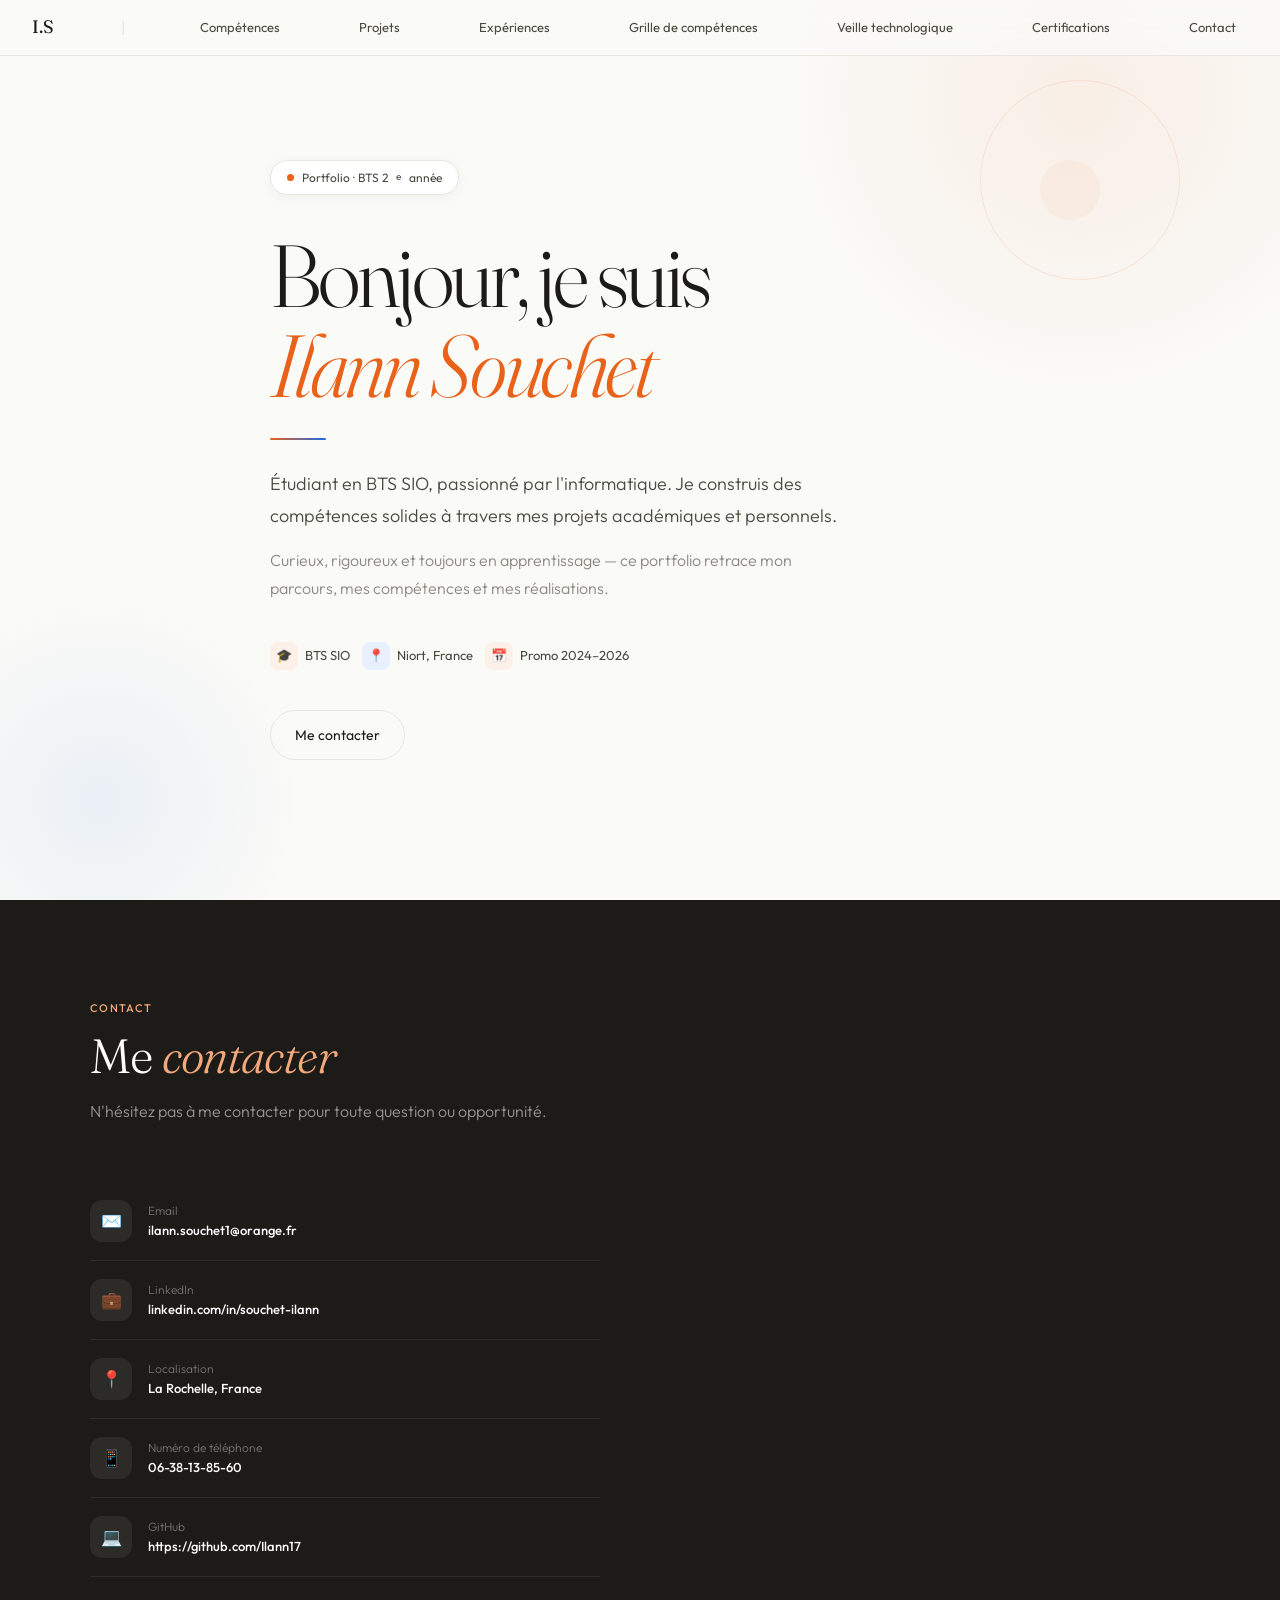
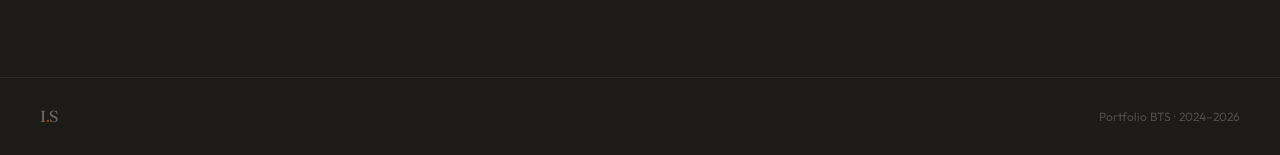
<file: index.html>
<!DOCTYPE html>
<html lang="fr">
<head>
<meta charset="UTF-8">
<meta name="viewport" content="width=device-width, initial-scale=1.0">
<title>Portfolio — Ilann Souchet</title>
<link rel="preconnect" href="https://fonts.googleapis.com">
<link href="https://fonts.googleapis.com/css2?family=Fraunces:ital,opsz,wght@0,9..144,300;0,9..144,400;1,9..144,300;1,9..144,400&family=Outfit:wght@300;400;500;600&display=swap" rel="stylesheet">
<link rel="stylesheet" href="style.css">
<style>
  /* ═══════════════════════════════════════
     Styles spécifiques à cette page
     ═══════════════════════════════════════ */

  /* ─── ACCUEIL ─── */
  #accueil {
    min-height: 100vh;
    display: flex;
    align-items: center;
    padding: 100px 40px 80px;
    position: relative;
    overflow: hidden;
    background: var(--cream);
  }
  .home-bg-1 {
    position: absolute;
    width: 600px; height: 600px;
    top: -200px; right: -100px;
    border-radius: 50%;
    background: radial-gradient(circle, rgba(232,98,26,0.08) 0%, transparent 70%);
    pointer-events: none;
  }
  .home-bg-2 {
    position: absolute;
    width: 400px; height: 400px;
    bottom: -100px; left: -100px;
    border-radius: 50%;
    background: radial-gradient(circle, rgba(26,107,232,0.07) 0%, transparent 70%);
    pointer-events: none;
  }
  .home-geo-ring {
    position: absolute;
    top: 80px; right: 100px;
    width: 200px; height: 200px;
    border-radius: 50%;
    border: 1.5px solid rgba(232,98,26,0.12);
    pointer-events: none;
  }
  .home-geo-dot {
    position: absolute;
    top: 160px; right: 180px;
    width: 60px; height: 60px;
    border-radius: 50%;
    background: rgba(232,98,26,0.05);
    pointer-events: none;
  }
  .home-content {
    position: relative;
    z-index: 1;
    max-width: 740px;
    margin: 0 auto;
    width: 100%;
  }
  .home-badge {
    display: inline-flex;
    align-items: center;
    gap: 8px;
    background: var(--white);
    border: 1px solid var(--cream-3);
    color: var(--ink-2);
    font-size: 12px;
    font-weight: 400;
    padding: 7px 16px;
    border-radius: 100px;
    margin-bottom: 36px;
    box-shadow: 0 2px 12px rgba(28,27,24,0.05);
    opacity: 0;
    animation: fadeUp 0.5s 0.1s forwards;
  }
  .home-badge-dot {
    width: 7px; height: 7px;
    border-radius: 50%;
    background: var(--orange);
    animation: pulse 2s infinite;
  }
  .home-title {
    font-family: 'Fraunces', serif;
    font-size: clamp(52px, 7vw, 88px);
    font-weight: 300;
    line-height: 1.02;
    letter-spacing: -0.04em;
    color: var(--ink);
    margin-bottom: 28px;
    opacity: 0;
    animation: fadeUp 0.6s 0.2s forwards;
  }
  .home-title em { font-style: italic; color: var(--orange); }
  .home-divider {
    width: 56px; height: 2px;
    background: linear-gradient(90deg, var(--orange), var(--blue));
    border-radius: 2px;
    margin-bottom: 28px;
    opacity: 0;
    animation: fadeUp 0.5s 0.3s forwards;
  }
  .home-desc {
    font-size: 18px;
    font-weight: 300;
    color: var(--ink-2);
    line-height: 1.75;
    max-width: 600px;
    margin-bottom: 16px;
    opacity: 0;
    animation: fadeUp 0.6s 0.35s forwards;
  }
  .home-desc-2 {
    font-size: 16px;
    font-weight: 300;
    color: var(--ink-3);
    line-height: 1.7;
    max-width: 560px;
    margin-bottom: 40px;
    opacity: 0;
    animation: fadeUp 0.6s 0.4s forwards;
  }
  .home-meta {
    display: flex;
    flex-wrap: wrap;
    gap: 12px;
    margin-bottom: 40px;
    opacity: 0;
    animation: fadeUp 0.6s 0.45s forwards;
  }
  .home-meta-item {
    display: flex;
    align-items: center;
    gap: 7px;
    font-size: 13px;
    color: var(--ink-2);
  }
  .home-meta-icon {
    width: 28px; height: 28px;
    border-radius: var(--radius-sm);
    display: flex;
    align-items: center;
    justify-content: center;
    font-size: 13px;
  }
  .ico-o { background: var(--orange-light); }
  .ico-b { background: var(--blue-light); }
  .home-actions {
    display: flex;
    gap: 12px;
    flex-wrap: wrap;
    opacity: 0;
    animation: fadeUp 0.6s 0.5s forwards;
  }
  .home-scroll {
    position: absolute;
    bottom: 40px; left: 50%;
    transform: translateX(-50%);
    display: flex;
    flex-direction: column;
    align-items: center;
    gap: 8px;
    opacity: 0;
    animation: fadeUp 0.6s 0.9s forwards;
  }
  .home-scroll-text {
    font-size: 10px;
    letter-spacing: 0.14em;
    text-transform: uppercase;
    color: var(--ink-3);
  }
  .home-scroll-line {
    width: 1.5px; height: 36px;
    background: linear-gradient(to bottom, var(--ink-3), transparent);
    animation: scrollAnim 1.6s ease-in-out infinite;
  }

  /* ─── COMPÉTENCES ─── */
  #competences { background: var(--cream); }
  .skills-grid {
    display: grid;
    grid-template-columns: repeat(3, 1fr);
    gap: 20px;
    margin-top: 56px;
  }
  .skill-card {
    background: var(--white);
    border-radius: var(--radius);
    padding: 28px 24px;
    border: 1px solid var(--cream-3);
    transition: transform 0.2s, box-shadow 0.2s;
    position: relative;
    overflow: hidden;
  }
  .skill-card::after {
    content: '';
    position: absolute;
    bottom: 0; left: 0; right: 0;
    height: 3px;
    background: var(--orange);
    transform: scaleX(0);
    transition: transform 0.3s;
    transform-origin: left;
  }
  .skill-card.blue-accent::after { background: var(--blue); }
  .skill-card:hover { transform: translateY(-4px); box-shadow: 0 12px 40px rgba(28,27,24,0.07); }
  .skill-card:hover::after { transform: scaleX(1); }
  .skill-icon {
    width: 44px; height: 44px;
    border-radius: 12px;
    background: var(--orange-light);
    display: flex;
    align-items: center;
    justify-content: center;
    font-size: 20px;
    margin-bottom: 16px;
  }
  .skill-card.blue-accent .skill-icon { background: var(--blue-light); }
  .skill-title { font-size: 15px; font-weight: 500; color: var(--ink); margin-bottom: 8px; }
  .skill-desc  { font-size: 13px; color: var(--ink-3); line-height: 1.6; font-weight: 300; }

  /* ─── PROJETS ─── */
  #projets { background: var(--white); }
  .projects-grid {
    display: grid;
    grid-template-columns: repeat(2, 1fr);
    gap: 24px;
    margin-top: 56px;
  }
  .project-card {
    background: var(--cream);
    border-radius: var(--radius);
    overflow: hidden;
    border: 1px solid var(--cream-3);
    transition: transform 0.2s, box-shadow 0.2s;
  }
  .project-card:hover { transform: translateY(-5px); box-shadow: 0 20px 50px rgba(28,27,24,0.09); }
  .project-thumb {
    height: 160px;
    display: flex;
    align-items: center;
    justify-content: center;
    font-size: 36px;
  }
  .thumb-orange { background: linear-gradient(135deg, var(--orange-light), #FDE8D3); }
  .thumb-blue   { background: linear-gradient(135deg, var(--blue-light), #D3E4FD); }
  .thumb-mix    { background: linear-gradient(135deg, #FDE8D3, var(--blue-light)); }
  .thumb-dark   { background: linear-gradient(135deg, #E8E6DF, #D6D3CA); }
  .project-body { padding: 22px; }
  .project-cat  { font-size: 11px; font-weight: 500; letter-spacing: 0.1em; text-transform: uppercase; color: var(--ink-3); margin-bottom: 6px; }
  .project-name { font-family: 'Fraunces', serif; font-size: 20px; font-weight: 300; color: var(--ink); letter-spacing: -0.02em; margin-bottom: 8px; }
  .project-desc { font-size: 13px; color: var(--ink-2); line-height: 1.6; font-weight: 300; margin-bottom: 14px; }

  /* ─── EXPÉRIENCES ─── */
  #experiences { background: var(--cream-2); }
  .exp-list { margin-top: 56px; display: flex; flex-direction: column; gap: 20px; }
  .exp-card {
    background: var(--white);
    border-radius: var(--radius);
    padding: 28px 32px;
    border: 1px solid var(--cream-3);
    display: grid;
    grid-template-columns: 88px 1fr;
    gap: 24px;
    align-items: start;
    transition: transform 0.2s, box-shadow 0.2s;
  }
  .exp-card:hover { transform: translateY(-2px); box-shadow: 0 8px 30px rgba(28,27,24,0.06); }
  .exp-date { font-size: 12px; color: var(--ink-3); line-height: 1.5; padding-top: 3px; }
  .exp-date strong { display: block; font-size: 13px; font-weight: 500; color: var(--orange); margin-bottom: 2px; }
  .exp-title   { font-size: 16px; font-weight: 500; color: var(--ink); margin-bottom: 4px; }
  .exp-company { font-size: 13px; color: var(--blue); font-weight: 400; margin-bottom: 10px; }
  .exp-desc    { font-size: 14px; color: var(--ink-2); line-height: 1.65; font-weight: 300; }

  /* ─── GRILLE DE COMPÉTENCES ─── */
  #grille { background: var(--white); }
  .grille-table-wrap { margin-top: 56px; overflow-x: auto; }
  .grille-table { width: 100%; border-collapse: collapse; font-size: 13px; }
  .grille-table th {
    background: var(--cream-2);
    padding: 12px 16px;
    text-align: left;
    font-weight: 500;
    font-size: 12px;
    letter-spacing: 0.06em;
    color: var(--ink-2);
    border-bottom: 1px solid var(--cream-3);
  }
  .grille-table td {
    padding: 12px 16px;
    border-bottom: 1px solid var(--cream-3);
    color: var(--ink-2);
    vertical-align: middle;
  }
  .grille-table tr:last-child td { border-bottom: none; }
  .grille-table tr:hover td { background: var(--cream); }
  .niveau { display: inline-flex; align-items: center; gap: 4px; }
  .niveau-dot { width: 8px; height: 8px; border-radius: 50%; background: var(--cream-3); }
  .niveau-dot.on-o { background: var(--orange); }
  .niveau-dot.on-b { background: var(--blue); }

  /* ─── VEILLE TECHNOLOGIQUE ─── */
  #veille { background: var(--cream); }
  .veille-grid {
    display: grid;
    grid-template-columns: repeat(3, 1fr);
    gap: 20px;
    margin-top: 56px;
  }
  .veille-card {
    background: var(--white);
    border-radius: var(--radius);
    padding: 24px;
    border: 1px solid var(--cream-3);
    transition: transform 0.2s;
  }
  .veille-card:hover { transform: translateY(-3px); }
  .veille-cat { font-size: 10px; font-weight: 500; letter-spacing: 0.12em; text-transform: uppercase; color: var(--orange); margin-bottom: 8px; }
  .veille-cat.blue { color: var(--blue); }
  .veille-title { font-size: 14px; font-weight: 500; color: var(--ink); margin-bottom: 8px; line-height: 1.4; }
  .veille-desc  { font-size: 13px; color: var(--ink-3); line-height: 1.6; font-weight: 300; }
  .veille-date  { font-size: 11px; color: var(--ink-3); margin-top: 12px; }

  /* ─── CERTIFICATIONS ─── */
  #certifications { background: var(--white); }
  .cert-grid {
    display: grid;
    grid-template-columns: repeat(2, 1fr);
    gap: 16px;
    margin-top: 56px;
  }
  .cert-card {
    background: var(--cream);
    border-radius: var(--radius);
    padding: 22px 24px;
    border: 1px solid var(--cream-3);
    display: flex;
    align-items: center;
    gap: 16px;
    transition: transform 0.2s, border-color 0.2s;
  }
  .cert-card:hover { transform: translateY(-2px); border-color: var(--orange-mid); }
  .cert-card.blue:hover { border-color: var(--blue-mid); }
  .cert-icon {
    width: 48px; height: 48px;
    border-radius: 14px;
    background: var(--orange-light);
    display: flex;
    align-items: center;
    justify-content: center;
    font-size: 22px;
    flex-shrink: 0;
  }
  .cert-card.blue .cert-icon { background: var(--blue-light); }
  .cert-name { font-size: 14px; font-weight: 500; color: var(--ink); margin-bottom: 3px; }
  .cert-org  { font-size: 12px; color: var(--ink-3); font-weight: 300; }
  .cert-date { font-size: 11px; color: var(--orange); font-weight: 500; margin-top: 4px; }
  .cert-card.blue .cert-date { color: var(--blue); }

  /* ─── CONTACT ─── */
  #contact { background: var(--ink); color: var(--white); }
  #contact .section-eyebrow { color: var(--orange-mid); }
  #contact .section-title   { color: var(--white); }
  #contact .section-title em { color: var(--orange-mid); }
  #contact .section-sub     { color: rgba(250,250,247,0.55); }
  .contact-grid { display: grid; grid-template-columns: 1fr 1fr; gap: 80px; margin-top: 56px; align-items: start; }
  .contact-item {
    display: flex;
    align-items: center;
    gap: 16px;
    padding: 18px 0;
    border-bottom: 1px solid rgba(250,250,247,0.08);
    text-decoration: none;
    transition: opacity 0.2s;
  }
  .contact-item:hover { opacity: 0.7; }
  .contact-icon { width: 42px; height: 42px; border-radius: 12px; background: rgba(250,250,247,0.07); display: flex; align-items: center; justify-content: center; font-size: 17px; flex-shrink: 0; }
  .contact-label { font-size: 12px; color: rgba(250,250,247,0.4); font-weight: 300; }
  .contact-value { font-size: 13px; font-weight: 500; color: var(--white); }
  .contact-form { display: flex; flex-direction: column; gap: 12px; }
  .form-field {
    background: rgba(250,250,247,0.05);
    border: 1px solid rgba(250,250,247,0.1);
    border-radius: var(--radius-sm);
    padding: 12px 16px;
    font-family: 'Outfit', sans-serif;
    font-size: 14px;
    color: var(--white);
    outline: none;
    transition: border-color 0.2s;
    resize: none;
  }
  .form-field::placeholder { color: rgba(250,250,247,0.28); }
  .form-field:focus { border-color: var(--orange); }
  .btn-form {
    background: var(--orange);
    color: var(--white);
    font-family: 'Outfit', sans-serif;
    font-size: 14px;
    font-weight: 500;
    padding: 12px 24px;
    border-radius: 100px;
    border: none;
    cursor: pointer;
    transition: background 0.2s, transform 0.15s;
    align-self: flex-start;
  }
  .btn-form:hover { background: #CF531A; transform: translateY(-1px); }

  /* ─── NAVBAR LINKS ─── */
  #navbar {
    position: fixed;
    top: 0; left: 0; right: 0;
    display: flex;
    align-items: center;
    gap: 4px;
    padding: 0 32px;
    height: 56px;
    background: rgba(250,250,247,0.85);
    backdrop-filter: blur(12px);
    border-bottom: 1px solid var(--cream-3);
    z-index: 100;
  }
  #navbar a:first-child {
    font-family: 'Fraunces', serif;
    font-size: 18px;
    font-weight: 400;
    color: var(--ink);
    text-decoration: none;
    margin-right: 12px;
  }
  #navbar .sep {
    color: var(--cream-3);
    margin-right: 8px;
  }
  #navbar a:not(:first-child) {
    font-size: 13px;
    font-weight: 400;
    color: var(--ink-2);
    text-decoration: none;
    padding: 6px 12px;
    border-radius: 100px;
    transition: background 0.15s, color 0.15s;
  }
  #navbar a:not(:first-child):hover {
    background: var(--cream-2);
    color: var(--ink);
  }

  /* ─── RESPONSIVE (page-specific) ─── */
  @media (max-width: 820px) {
    #accueil { padding: 90px 20px 70px; }
    .skills-grid, .veille-grid { grid-template-columns: 1fr; }
    .projects-grid, .cert-grid, .contact-grid { grid-template-columns: 1fr; gap: 32px; }
    .exp-card { grid-template-columns: 1fr; gap: 4px; }
  }
</style>
</head>
<body>

<!-- ─── NAVBAR ─── -->
<nav id="navbar">
  <a href="./index.html">I.S</a>
  <span class="sep">|</span>
  <a href="./competences.html">Compétences</a>
  <a href="./projets.html">Projets</a>
  <a href="./experiences.html">Expériences</a>
  <a href="./grille.html">Grille de compétences</a>
  <a href="./veilleTechnologique.html">Veille technologique</a>
  <a href="./certifications.html">Certifications</a>
  <a href="./index.html#contact">Contact</a>
</nav>

<!-- ─── ACCUEIL ─── -->
<section id="accueil">
  <div class="home-bg-1"></div>
  <div class="home-bg-2"></div>
  <div class="home-geo-ring"></div>
  <div class="home-geo-dot"></div>

  <div class="home-content">
    <div class="home-badge">
      <div class="home-badge-dot"></div>
      Portfolio · BTS 2<sup>e</sup> année
    </div>
    <h1 class="home-title">Bonjour, je suis<br><em>Ilann Souchet</em></h1>
    <div class="home-divider"></div>
    <p class="home-desc">
      Étudiant en BTS SIO, passionné par l'informatique. Je construis des compétences solides à travers mes projets académiques et personnels.
    </p>
    <p class="home-desc-2">
      Curieux, rigoureux et toujours en apprentissage — ce portfolio retrace mon parcours, mes compétences et mes réalisations.
    </p>
    <div class="home-meta">
      <div class="home-meta-item"><span class="home-meta-icon ico-o">🎓</span> BTS SIO</div>
      <div class="home-meta-item"><span class="home-meta-icon ico-b">📍</span> Niort, France</div>
      <div class="home-meta-item"><span class="home-meta-icon ico-o">📅</span> Promo 2024–2026</div>
    </div>
    <div class="home-actions">
      <!-- <a href="#projets" class="btn-primary">Voir mes projets →</a> -->
      <a href="#contact" class="btn-secondary">Me contacter</a>
    </div>
  </div>

  <!-- <div class="home-scroll">
    <span class="home-scroll-text">Défiler</span>
    <div class="home-scroll-line"></div>
  </div> -->
</section>



<!-- ─── CONTACT ─── -->
<section id="contact">
  <div class="section-inner">
    <p class="section-eyebrow reveal">Contact</p>
    <h2 class="section-title reveal">Me <em>contacter</em></h2>
    <p class="section-sub reveal">N'hésitez pas à me contacter pour toute question ou opportunité.</p>
    <div class="contact-grid">
      <div class="reveal">
        <a href="mailto:email@exemple.com" class="contact-item">
          <div class="contact-icon">✉️</div>
          <div><div class="contact-label">Email</div><div class="contact-value">ilann.souchet1@orange.fr</div></div>
        </a>
        <a href="#" class="contact-item">
          <div class="contact-icon">💼</div>
          <div><div class="contact-label">LinkedIn</div><div class="contact-value">linkedin.com/in/souchet-ilann</div></div>
        </a>
        <a href="#" class="contact-item">
          <div class="contact-icon">📍</div>
          <div><div class="contact-label">Localisation</div><div class="contact-value">La Rochelle, France</div></div>
        </a>
        <a href="#" class="contact-item">
          <div class="contact-icon">📱</div>
          <div><div class="contact-label">Numéro de téléphone</div><div class="contact-value">06-38-13-85-60</div></div>
        </a>
        <a href="#" class="contact-item">
          <div class="contact-icon">💻</div>
          <div><div class="contact-label">GitHub</div><div class="contact-value">https://github.com/Ilann17</div></div>
        </a>
      </div>
    </div>
  </div>
</section>

<!-- ─── FOOTER ─── -->
<footer>
  <a href="#accueil" class="footer-logo">I<span>.</span>S</a>
  <div class="footer-copy">Portfolio BTS · 2024–2026</div>
</footer>


<script>
  /* ─ Reveal on scroll ─ */
  document.querySelectorAll('.reveal').forEach(el => {
    new IntersectionObserver(entries => {
      entries.forEach(entry => {
        if (entry.isIntersecting) entry.target.classList.add('visible');
      });
    }, { threshold: 0.1 }).observe(el);
  });
</script>

</body>
</html>
</file>
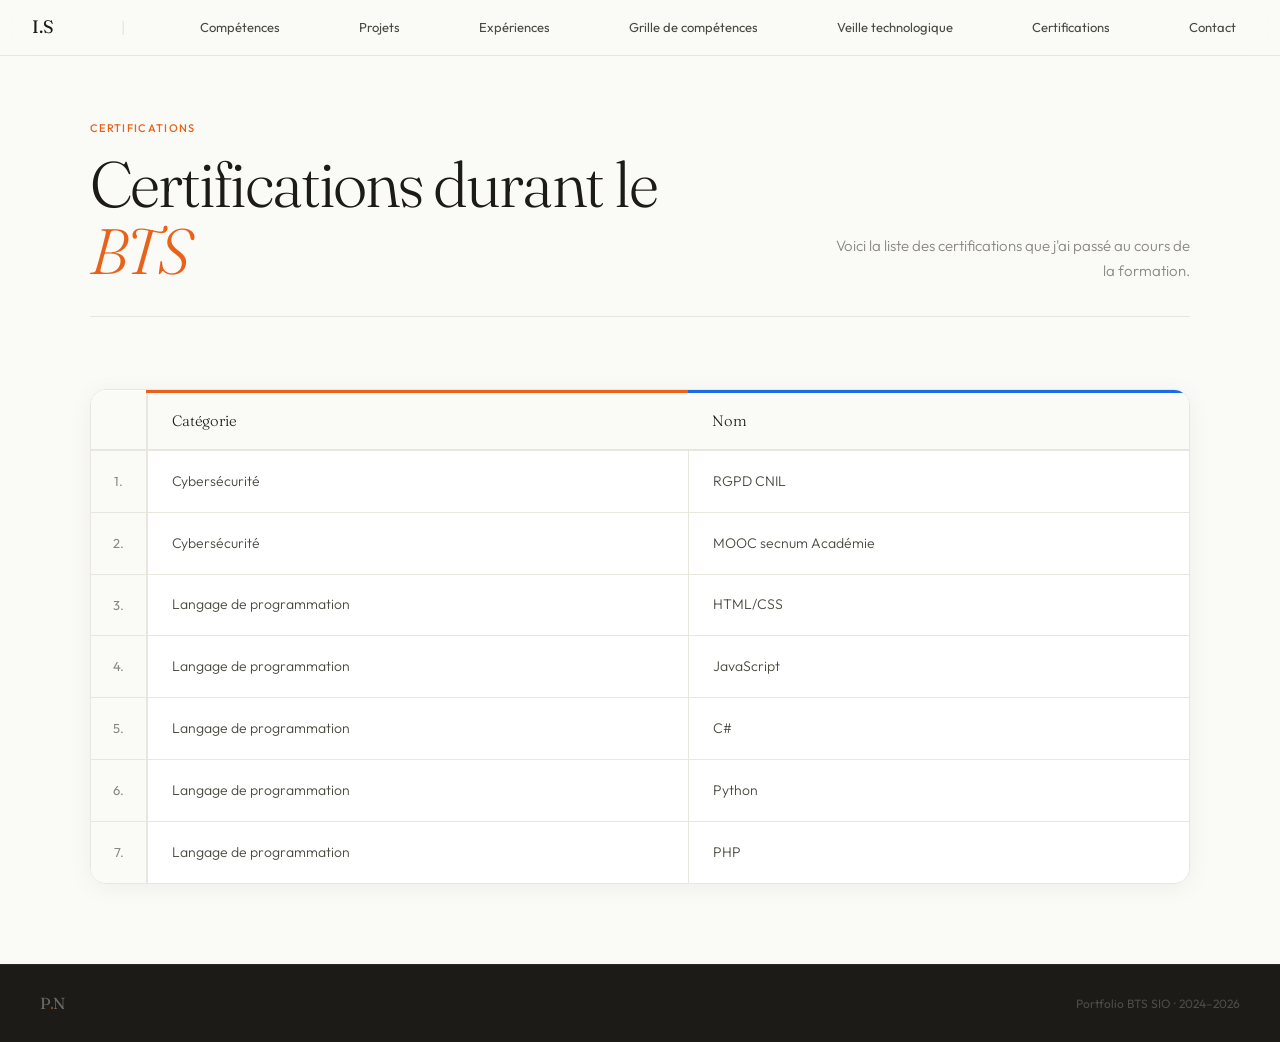
<file: certifications.html>
<!DOCTYPE html>
<html lang="fr">
<head>
<meta charset="UTF-8">
<meta name="viewport" content="width=device-width, initial-scale=1.0">
<title>Portfolio — [Titre de la page]</title>
<link rel="preconnect" href="https://fonts.googleapis.com">
<link href="https://fonts.googleapis.com/css2?family=Fraunces:ital,opsz,wght@0,9..144,300;0,9..144,400;1,9..144,300;1,9..144,400&family=Outfit:wght@300;400;500;600&display=swap" rel="stylesheet">
<link rel="stylesheet" href="style.css">
<style>
  /* ═══════════════════════════════════════════════════
     Styles spécifiques à cette page
     Ajoute ici uniquement ce dont tu as besoin
     ═══════════════════════════════════════════════════ */

  #page-content {
    min-height: 100vh;
    padding: 120px 40px 80px;
    background: var(--cream);
  }

  /* Exemple — Hero de page simple */
  .page-hero {
    max-width: 1100px;
    margin: 0 auto 72px;
  }

  .page-hero-inner {
    display: flex;
    align-items: flex-end;
    justify-content: space-between;
    gap: 40px;
    padding-bottom: 32px;
    border-bottom: 1px solid var(--cream-3);
  }

  .page-title {
    font-family: 'Fraunces', serif;
    font-size: clamp(40px, 5vw, 64px);
    font-weight: 300;
    line-height: 1.05;
    letter-spacing: -0.03em;
    color: var(--ink);
  }
  .page-title em { font-style: italic; color: var(--orange); }
  .page-title .blue-em { font-style: italic; color: var(--blue); }

  .page-desc {
    font-size: 15px;
    font-weight: 300;
    color: var(--ink-3);
    max-width: 360px;
    line-height: 1.7;
    text-align: right;
  }

  /* ── Tableaux à deux entrées ── */
  .table-wrapper {
    max-width: 1100px;
    margin: 0 auto;
    overflow-x: auto;
    border-radius: var(--radius);
    border: 1px solid var(--cream-3);
    box-shadow: 0 4px 24px rgba(28,27,24,0.05);
  }

  .table-wrapper + .table-wrapper {
    margin-top: 40px;
  }

  .two-way-table {
    width: 100%;
    border-collapse: collapse;
    background: var(--white);
    font-size: 14px;
    font-weight: 300;
  }

  /* Cellule d'angle vide */
  .two-way-table .corner-cell {
    background: var(--cream);
    border-right: 2px solid var(--cream-3);
    border-bottom: 2px solid var(--cream-3);
    width: 56px;
  }

  /* En-têtes de colonnes */
  .two-way-table thead th {
    font-family: 'Fraunces', serif;
    font-size: 15px;
    font-weight: 300;
    letter-spacing: -0.01em;
    color: var(--ink);
    background: var(--cream);
    padding: 16px 24px;
    text-align: left;
    border-bottom: 2px solid var(--cream-3);
    white-space: nowrap;
  }

  .two-way-table thead th:nth-child(2) { border-top: 3px solid var(--orange); }
  .two-way-table thead th:nth-child(3) { border-top: 3px solid var(--blue); }

  /* En-têtes de lignes */
  .two-way-table tbody th {
    font-family: 'Outfit', sans-serif;
    font-size: 13px;
    font-weight: 400;
    color: var(--ink-3);
    background: var(--cream);
    padding: 20px 20px;
    text-align: center;
    border-right: 2px solid var(--cream-3);
    border-bottom: 1px solid var(--cream-3);
    white-space: nowrap;
    vertical-align: middle;
  }

  /* Cellules de données */
  .two-way-table tbody td {
    padding: 18px 24px;
    color: var(--ink-2);
    line-height: 1.65;
    border-bottom: 1px solid var(--cream-3);
    border-right: 1px solid var(--cream-3);
    vertical-align: middle;
    transition: background 0.15s;
  }
  .two-way-table tbody td:last-child { border-right: none; }
  .two-way-table tbody tr:last-child td,
  .two-way-table tbody tr:last-child th { border-bottom: none; }

  /* Survol de ligne */
  .two-way-table tbody tr:hover td { background: var(--cream); }

  /* Responsive */
  @media (max-width: 820px) {
    #page-content { padding: 100px 20px 60px; }
    .page-hero-inner { flex-direction: column; align-items: flex-start; }
    .page-desc { text-align: left; max-width: 100%; }
    .two-way-table thead th,
    .two-way-table tbody th,
    .two-way-table tbody td { padding: 12px 16px; }
  }

  /* ─── NAVBAR LINKS ─── */
  #navbar {
    position: fixed;
    top: 0; left: 0; right: 0;
    display: flex;
    align-items: center;
    gap: 4px;
    padding: 0 32px;
    height: 56px;
    background: rgba(250,250,247,0.85);
    backdrop-filter: blur(12px);
    border-bottom: 1px solid var(--cream-3);
    z-index: 100;
  }
  #navbar a:first-child {
    font-family: 'Fraunces', serif;
    font-size: 18px;
    font-weight: 400;
    color: var(--ink);
    text-decoration: none;
    margin-right: 12px;
  }
  #navbar .sep {
    color: var(--cream-3);
    margin-right: 8px;
  }
  #navbar a:not(:first-child) {
    font-size: 13px;
    font-weight: 400;
    color: var(--ink-2);
    text-decoration: none;
    padding: 6px 12px;
    border-radius: 100px;
    transition: background 0.15s, color 0.15s;
  }
  #navbar a:not(:first-child):hover {
    background: var(--cream-2);
    color: var(--ink);
  }

</style>
</head>
<body>

<!-- ─── NAVBAR ─── -->
<nav id="navbar">
  <a href="./index.html">I.S</a>
  <span class="sep">|</span>
  <a href="./competences.html">Compétences</a>
  <a href="./projets.html">Projets</a>
  <a href="./experiences.html">Expériences</a>
  <a href="./grille.html">Grille de compétences</a>
  <a href="./veilleTechnologique.html">Veille technologique</a>
  <a href="./certifications.html">Certifications</a>
  <a href="./index.html#contact">Contact</a>
</nav>

<!-- ═══════════════════════════════════════════════════
     CONTENU DE LA PAGE — modifie uniquement cette zone
     ═══════════════════════════════════════════════════ -->

<main id="page-content">

  <!-- Hero de la page -->
  <div class="page-hero reveal">
    <div class="page-hero-inner">
      <div>
        <p class="section-eyebrow">Certifications</p>
        <h1 class="page-title">Certifications durant le <br><em>BTS</em></h1>
      </div>
      <p class="page-desc">
        Voici la liste des certifications que j'ai passé au cours de la formation.
      </p>
    </div>
  </div>

  <!-- Tableau 1 — Langages de programmation -->
  <div class="table-wrapper reveal">
    <table class="two-way-table">
      <thead>
        <tr>
          <th class="corner-cell"></th>
          <th>Catégorie</th>
          <th>Nom</th>
        </tr>
      </thead>
      <tbody>
        <tr>
          <th>1.</th>
          <td>Cybersécurité</td>
          <td>RGPD CNIL</td>
        </tr>
        <tr>
          <th>2.</th>
          <td>Cybersécurité</td>
          <td>MOOC secnum Académie</td>
        </tr>
        <tr>
          <th>3.</th>
          <td>Langage de programmation</td>
          <td>HTML/CSS</td>
        </tr>
        <tr>
          <th>4.</th>
          <td>Langage de programmation</td>
          <td>JavaScript</td>
        </tr>
        <tr>
          <th>5.</th>
          <td>Langage de programmation</td>
          <td>C#</td>
        </tr>
        <tr>
          <th>6.</th>
          <td>Langage de programmation</td>
          <td>Python</td>
        </tr>
        <tr>
          <th>7.</th>
          <td>Langage de programmation</td>
          <td>PHP</td>
        </tr>
      </tbody>
    </table>
  </div>

  <!-- Tableau 2 — Outils & environnements -->


</main>

<!-- ═══════════════════════════════════════════════════
     FOOTER (identique sur chaque page)
     ═══════════════════════════════════════════════════ -->

<footer>
  <a href="index.html" class="footer-logo">P<span>.</span>N</a>
  <div class="footer-copy">Portfolio BTS SIO · 2024–2026</div>
</footer>

<!-- ═══════════════════════════════════════════════════
     JAVASCRIPT (copier-coller identique sur chaque page)
     ═══════════════════════════════════════════════════ -->
<script>
  /* ─ Reveal on scroll ─ */
  document.querySelectorAll('.reveal').forEach(el => {
    new IntersectionObserver(entries => {
      entries.forEach(entry => {
        if (entry.isIntersecting) entry.target.classList.add('visible');
      });
    }, { threshold: 0.1 }).observe(el);
  });
</script>

</body>
</html>
</file>
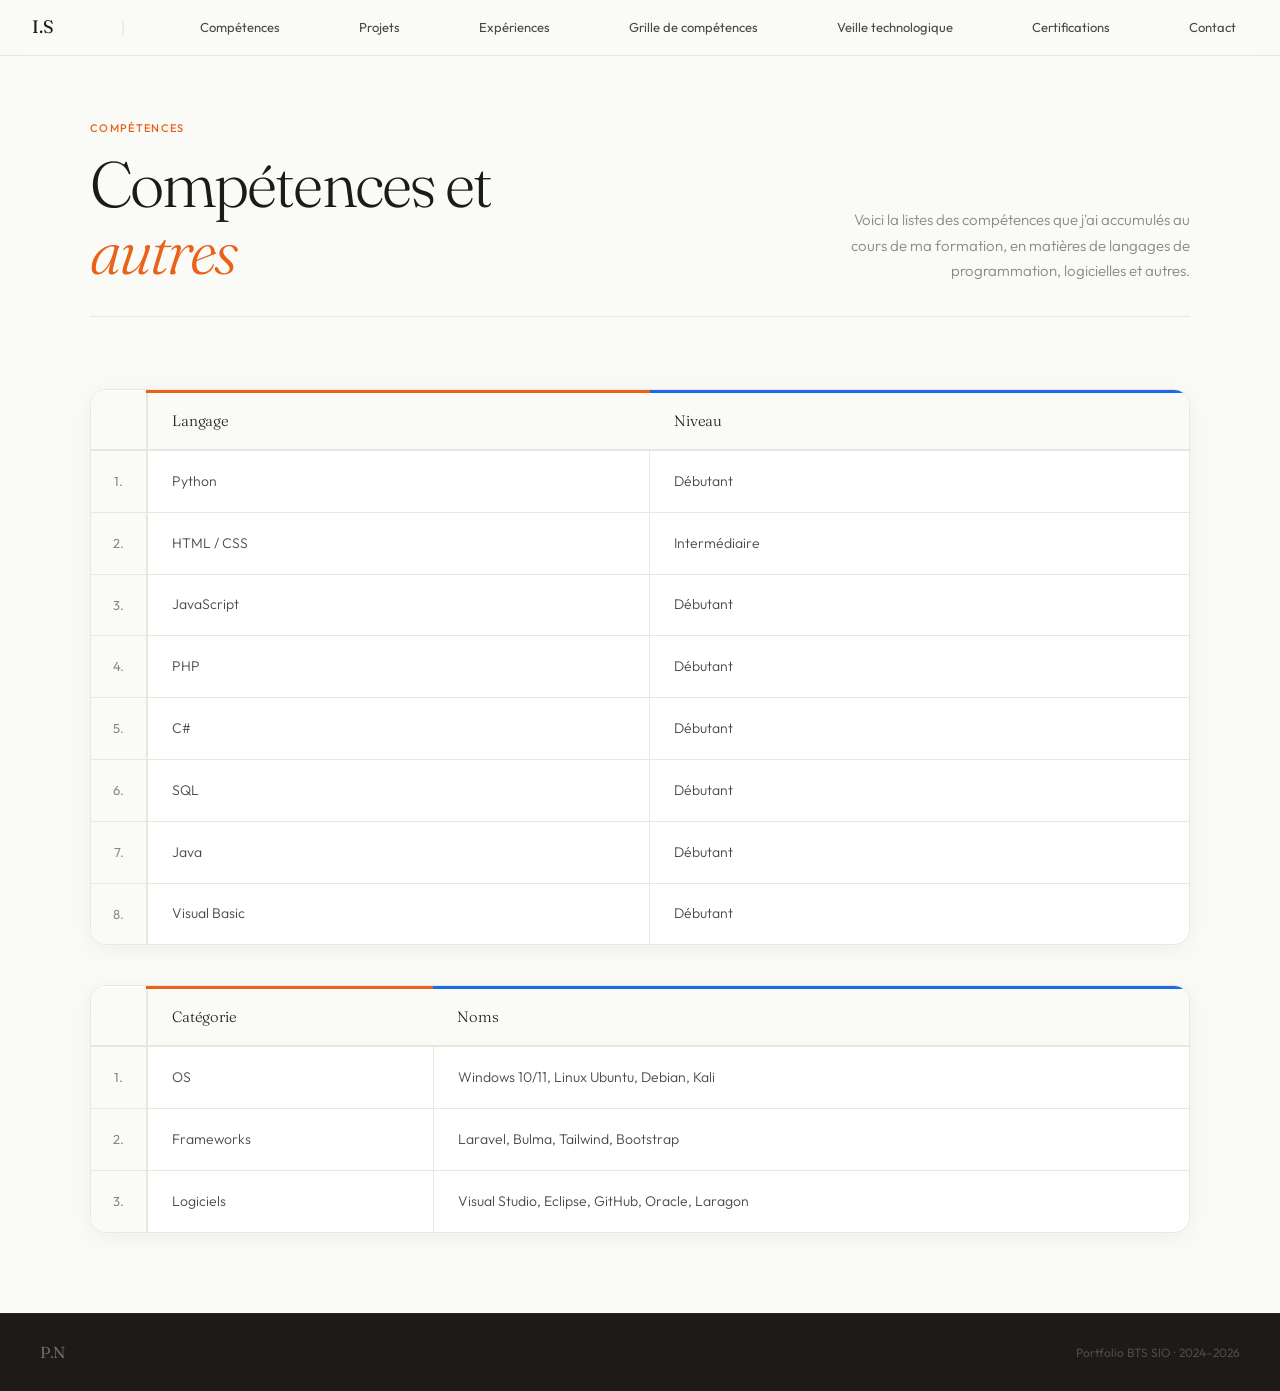
<file: competences.html>
<!DOCTYPE html>
<html lang="fr">
<head>
<meta charset="UTF-8">
<meta name="viewport" content="width=device-width, initial-scale=1.0">
<title>Portfolio — [Titre de la page]</title>
<link rel="preconnect" href="https://fonts.googleapis.com">
<link href="https://fonts.googleapis.com/css2?family=Fraunces:ital,opsz,wght@0,9..144,300;0,9..144,400;1,9..144,300;1,9..144,400&family=Outfit:wght@300;400;500;600&display=swap" rel="stylesheet">
<link rel="stylesheet" href="style.css">
<style>
  /* ═══════════════════════════════════════════════════
     Styles spécifiques à cette page
     Ajoute ici uniquement ce dont tu as besoin
     ═══════════════════════════════════════════════════ */

  #page-content {
    min-height: 100vh;
    padding: 120px 40px 80px;
    background: var(--cream);
  }

  /* Exemple — Hero de page simple */
  .page-hero {
    max-width: 1100px;
    margin: 0 auto 72px;
  }

  .page-hero-inner {
    display: flex;
    align-items: flex-end;
    justify-content: space-between;
    gap: 40px;
    padding-bottom: 32px;
    border-bottom: 1px solid var(--cream-3);
  }

  .page-title {
    font-family: 'Fraunces', serif;
    font-size: clamp(40px, 5vw, 64px);
    font-weight: 300;
    line-height: 1.05;
    letter-spacing: -0.03em;
    color: var(--ink);
  }
  .page-title em { font-style: italic; color: var(--orange); }
  .page-title .blue-em { font-style: italic; color: var(--blue); }

  .page-desc {
    font-size: 15px;
    font-weight: 300;
    color: var(--ink-3);
    max-width: 360px;
    line-height: 1.7;
    text-align: right;
  }

  /* ── Tableaux à deux entrées ── */
  .table-wrapper {
    max-width: 1100px;
    margin: 0 auto;
    overflow-x: auto;
    border-radius: var(--radius);
    border: 1px solid var(--cream-3);
    box-shadow: 0 4px 24px rgba(28,27,24,0.05);
  }

  .table-wrapper + .table-wrapper {
    margin-top: 40px;
  }

  .two-way-table {
    width: 100%;
    border-collapse: collapse;
    background: var(--white);
    font-size: 14px;
    font-weight: 300;
  }

  /* Cellule d'angle vide */
  .two-way-table .corner-cell {
    background: var(--cream);
    border-right: 2px solid var(--cream-3);
    border-bottom: 2px solid var(--cream-3);
    width: 56px;
  }

  /* En-têtes de colonnes */
  .two-way-table thead th {
    font-family: 'Fraunces', serif;
    font-size: 15px;
    font-weight: 300;
    letter-spacing: -0.01em;
    color: var(--ink);
    background: var(--cream);
    padding: 16px 24px;
    text-align: left;
    border-bottom: 2px solid var(--cream-3);
    white-space: nowrap;
  }

  .two-way-table thead th:nth-child(2) { border-top: 3px solid var(--orange); }
  .two-way-table thead th:nth-child(3) { border-top: 3px solid var(--blue); }

  /* En-têtes de lignes */
  .two-way-table tbody th {
    font-family: 'Outfit', sans-serif;
    font-size: 13px;
    font-weight: 400;
    color: var(--ink-3);
    background: var(--cream);
    padding: 20px 20px;
    text-align: center;
    border-right: 2px solid var(--cream-3);
    border-bottom: 1px solid var(--cream-3);
    white-space: nowrap;
    vertical-align: middle;
  }

  /* Cellules de données */
  .two-way-table tbody td {
    padding: 18px 24px;
    color: var(--ink-2);
    line-height: 1.65;
    border-bottom: 1px solid var(--cream-3);
    border-right: 1px solid var(--cream-3);
    vertical-align: middle;
    transition: background 0.15s;
  }
  .two-way-table tbody td:last-child { border-right: none; }
  .two-way-table tbody tr:last-child td,
  .two-way-table tbody tr:last-child th { border-bottom: none; }

  /* Survol de ligne */
  .two-way-table tbody tr:hover td { background: var(--cream); }

  /* Responsive */
  @media (max-width: 820px) {
    #page-content { padding: 100px 20px 60px; }
    .page-hero-inner { flex-direction: column; align-items: flex-start; }
    .page-desc { text-align: left; max-width: 100%; }
    .two-way-table thead th,
    .two-way-table tbody th,
    .two-way-table tbody td { padding: 12px 16px; }
  }

  /* ─── NAVBAR LINKS ─── */
  #navbar {
    position: fixed;
    top: 0; left: 0; right: 0;
    display: flex;
    align-items: center;
    gap: 4px;
    padding: 0 32px;
    height: 56px;
    background: rgba(250,250,247,0.85);
    backdrop-filter: blur(12px);
    border-bottom: 1px solid var(--cream-3);
    z-index: 100;
  }
  #navbar a:first-child {
    font-family: 'Fraunces', serif;
    font-size: 18px;
    font-weight: 400;
    color: var(--ink);
    text-decoration: none;
    margin-right: 12px;
  }
  #navbar .sep {
    color: var(--cream-3);
    margin-right: 8px;
  }
  #navbar a:not(:first-child) {
    font-size: 13px;
    font-weight: 400;
    color: var(--ink-2);
    text-decoration: none;
    padding: 6px 12px;
    border-radius: 100px;
    transition: background 0.15s, color 0.15s;
  }
  #navbar a:not(:first-child):hover {
    background: var(--cream-2);
    color: var(--ink);
  }

</style>
</head>
<body>

<!-- ─── NAVBAR ─── -->
<nav id="navbar">
  <a href="./index.html">I.S</a>
  <span class="sep">|</span>
  <a href="./competences.html">Compétences</a>
  <a href="./projets.html">Projets</a>
  <a href="./experiences.html">Expériences</a>
  <a href="./grille.html">Grille de compétences</a>
  <a href="./veilleTechnologique.html">Veille technologique</a>
  <a href="./certifications.html">Certifications</a>
  <a href="./index.html#contact">Contact</a>
</nav>

<!-- ═══════════════════════════════════════════════════
     CONTENU DE LA PAGE — modifie uniquement cette zone
     ═══════════════════════════════════════════════════ -->

<main id="page-content">

  <!-- Hero de la page -->
  <div class="page-hero reveal">
    <div class="page-hero-inner">
      <div>
        <p class="section-eyebrow">Compétences</p>
        <h1 class="page-title">Compétences et <br><em>autres</em></h1>
      </div>
      <p class="page-desc">
        Voici la listes des compétences que j'ai accumulés au cours de ma formation, en matières de langages de programmation, logicielles et autres.
      </p>
    </div>
  </div>

  <!-- Tableau 1 — Langages de programmation -->
  <div class="table-wrapper reveal">
    <table class="two-way-table">
      <thead>
        <tr>
          <th class="corner-cell"></th>
          <th>Langage</th>
          <th>Niveau</th>
        </tr>
      </thead>
      <tbody>
        <tr>
          <th>1.</th>
          <td>Python</td>
          <td>Débutant</td>
        </tr>
        <tr>
          <th>2.</th>
          <td>HTML / CSS</td>
          <td>Intermédiaire</td>
        </tr>
        <tr>
          <th>3.</th>
          <td>JavaScript</td>
          <td>Débutant</td>
        </tr>
        <tr>
          <th>4.</th>
          <td>PHP</td>
          <td>Débutant</td>
        </tr>
        <tr>
          <th>5.</th>
          <td>C#</td>
          <td>Débutant</td>
        </tr>
        <tr>
          <th>6.</th>
          <td>SQL</td>
          <td>Débutant</td>
        </tr>
        <tr>
          <th>7.</th>
          <td>Java</td>
          <td>Débutant</td>
        </tr>
        <tr>
          <th>8.</th>
          <td>Visual Basic</td>
          <td>Débutant</td>
        </tr>
      </tbody>
    </table>
  </div>

  <!-- Tableau 2 — Outils & environnements -->
  <div class="table-wrapper reveal">
    <table class="two-way-table">
      <thead>
        <tr>
          <th class="corner-cell"></th>
          <th>Catégorie</th>
          <th>Noms</th>
        </tr>
      </thead>
      <tbody>
        <tr>
          <th>1.</th>
          <td>OS</td>
          <td>Windows 10/11, Linux Ubuntu, Debian, Kali</td>
        </tr>
        <tr>
          <th>2.</th>
          <td>Frameworks</td>
          <td>Laravel, Bulma, Tailwind, Bootstrap</td>
        </tr>
        <tr>
          <th>3.</th>
          <td>Logiciels</td>
          <td>Visual Studio, Eclipse, GitHub, Oracle, Laragon</td>
        </tr>
      </tbody>
    </table>
  </div>

</main>

<!-- ═══════════════════════════════════════════════════
     FOOTER (identique sur chaque page)
     ═══════════════════════════════════════════════════ -->

<footer>
  <a href="index.html" class="footer-logo">P<span>.</span>N</a>
  <div class="footer-copy">Portfolio BTS SIO · 2024–2026</div>
</footer>

<!-- ═══════════════════════════════════════════════════
     JAVASCRIPT (copier-coller identique sur chaque page)
     ═══════════════════════════════════════════════════ -->
<script>
  /* ─ Reveal on scroll ─ */
  document.querySelectorAll('.reveal').forEach(el => {
    new IntersectionObserver(entries => {
      entries.forEach(entry => {
        if (entry.isIntersecting) entry.target.classList.add('visible');
      });
    }, { threshold: 0.1 }).observe(el);
  });
</script>

</body>
</html>
</file>
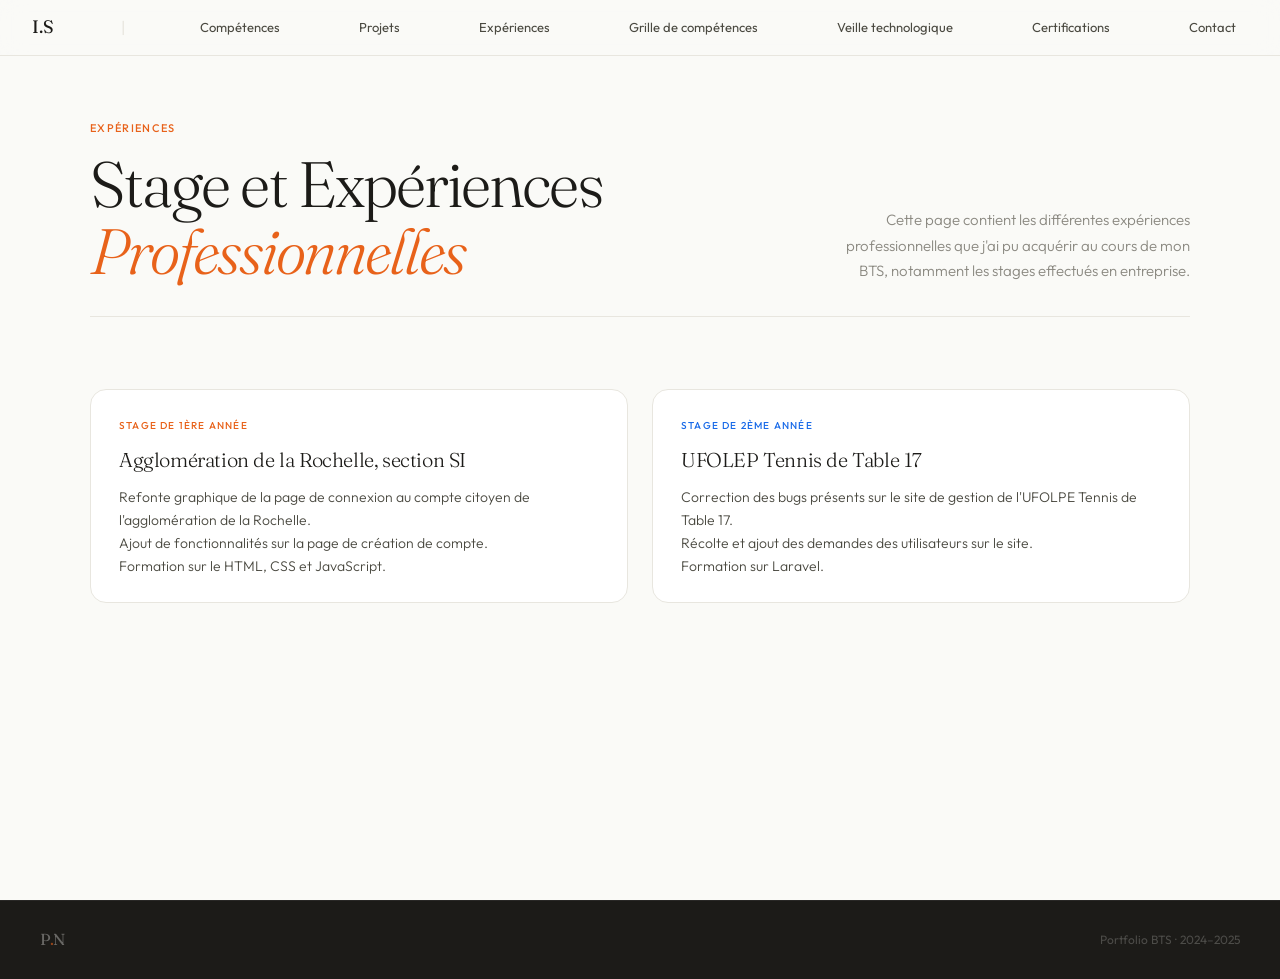
<file: experiences.html>
<!DOCTYPE html>
<html lang="fr">
<head>
<meta charset="UTF-8">
<meta name="viewport" content="width=device-width, initial-scale=1.0">
<title>Portfolio — Expériences</title>
<link rel="preconnect" href="https://fonts.googleapis.com">
<link href="https://fonts.googleapis.com/css2?family=Fraunces:ital,opsz,wght@0,9..144,300;0,9..144,400;1,9..144,300;1,9..144,400&family=Outfit:wght@300;400;500;600&display=swap" rel="stylesheet">
<link rel="stylesheet" href="style.css">
<style>
  /* ═══════════════════════════════════════════════════
     Styles spécifiques à cette page
     Ajoute ici uniquement ce dont tu as besoin
     ═══════════════════════════════════════════════════ */

  #page-content {
    min-height: 100vh;
    padding: 120px 40px 80px;
    background: var(--cream);
  }

  /* Exemple — Hero de page simple */
  .page-hero {
    max-width: 1100px;
    margin: 0 auto 72px;
  }

  .page-hero-inner {
    display: flex;
    align-items: flex-end;
    justify-content: space-between;
    gap: 40px;
    padding-bottom: 32px;
    border-bottom: 1px solid var(--cream-3);
  }

  .page-title {
    font-family: 'Fraunces', serif;
    font-size: clamp(40px, 5vw, 64px);
    font-weight: 300;
    line-height: 1.05;
    letter-spacing: -0.03em;
    color: var(--ink);
  }
  .page-title em { font-style: italic; color: var(--orange); }
  .page-title .blue-em { font-style: italic; color: var(--blue); }

  .page-desc {
    font-size: 15px;
    font-weight: 300;
    color: var(--ink-3);
    max-width: 360px;
    line-height: 1.7;
    text-align: right;
  }

  /* Exemple — Grille de contenu générique */
  .content-grid {
    max-width: 1100px;
    margin: 0 auto;
    display: grid;
    grid-template-columns: repeat(2, 1fr);
    grid-auto-flow: column;
    gap: 24px;
  }

  /* Exemple — Carte de contenu générique */
  .content-card {
    background: var(--white);
    border-radius: var(--radius);
    padding: 28px 28px 24px;
    border: 1px solid var(--cream-3);
    transition: transform 0.2s, box-shadow 0.2s;
    position: relative;
    overflow: hidden;
  }
  .content-card:hover {
    transform: translateY(-4px);
    box-shadow: 0 16px 44px rgba(28,27,24,0.07);
  }

  /* Barre de couleur en bas de la carte (orange par défaut, .blue pour bleu) */
  .content-card::after {
    content: '';
    position: absolute;
    bottom: 0; left: 0; right: 0;
    height: 3px;
    background: var(--orange);
    transform: scaleX(0);
    transition: transform 0.3s;
    transform-origin: left;
  }
  .content-card.blue::after { background: var(--blue); }
  .content-card:hover::after { transform: scaleX(1); }

  .card-eyebrow {
    font-size: 10px;
    font-weight: 500;
    letter-spacing: 0.12em;
    text-transform: uppercase;
    color: var(--orange);
    margin-bottom: 10px;
  }
  .card-eyebrow.blue { color: var(--blue); }

  .card-title {
    font-family: 'Fraunces', serif;
    font-size: 20px;
    font-weight: 300;
    color: var(--ink);
    letter-spacing: -0.02em;
    margin-bottom: 10px;
  }

  .card-body {
    font-size: 14px;
    font-weight: 300;
    color: var(--ink-2);
    line-height: 1.65;
  }

  /* Responsive */
  @media (max-width: 820px) {
    #page-content { padding: 100px 20px 60px; }
    .page-hero-inner { flex-direction: column; align-items: flex-start; }
    .page-desc { text-align: left; max-width: 100%; }
    .content-grid { grid-template-columns: 1fr; }
  }

  /* ─── NAVBAR LINKS ─── */
  #navbar {
    position: fixed;
    top: 0; left: 0; right: 0;
    display: flex;
    align-items: center;
    gap: 4px;
    padding: 0 32px;
    height: 56px;
    background: rgba(250,250,247,0.85);
    backdrop-filter: blur(12px);
    border-bottom: 1px solid var(--cream-3);
    z-index: 100;
  }
  #navbar a:first-child {
    font-family: 'Fraunces', serif;
    font-size: 18px;
    font-weight: 400;
    color: var(--ink);
    text-decoration: none;
    margin-right: 12px;
  }
  #navbar .sep {
    color: var(--cream-3);
    margin-right: 8px;
  }
  #navbar a:not(:first-child) {
    font-size: 13px;
    font-weight: 400;
    color: var(--ink-2);
    text-decoration: none;
    padding: 6px 12px;
    border-radius: 100px;
    transition: background 0.15s, color 0.15s;
  }
  #navbar a:not(:first-child):hover {
    background: var(--cream-2);
    color: var(--ink);
  }

</style>
</head>
<body>

<!-- ─── NAVBAR ─── -->
<nav id="navbar">
  <a href="./index.html">I.S</a>
  <span class="sep">|</span>
  <a href="./competences.html">Compétences</a>
  <a href="./projets.html">Projets</a>
  <a href="./experiences.html">Expériences</a>
  <a href="./grille.html">Grille de compétences</a>
  <a href="./veilleTechnologique.html">Veille technologique</a>
  <a href="./certifications.html">Certifications</a>
  <a href="./index.html#contact">Contact</a>
</nav>

<!-- ═══════════════════════════════════════════════════
     CONTENU DE LA PAGE — modifie uniquement cette zone
     ═══════════════════════════════════════════════════ -->

<main id="page-content">

  <!-- Hero de la page -->
  <div class="page-hero reveal">
    <div class="page-hero-inner">
      <div>
        <p class="section-eyebrow">Expériences</p>
        <h1 class="page-title">Stage et Expériences<br><em>Professionnelles</em></h1>
      </div>
      <p class="page-desc">
        Cette page contient les différentes expériences professionnelles que j'ai pu acquérir au cours de mon BTS, notamment les stages effectués en entreprise.
    </div>
  </div>

  <!-- Grille de contenu -->
  <div class="content-grid">

    <!-- Carte exemple orange -->
    <div class="content-card reveal">
      <div class="card-eyebrow">Stage de 1ère année</div>
      <div class="card-title">Agglomération de la Rochelle, section SI</div>
      <div class="card-body">
        Refonte graphique de la page de connexion au compte citoyen de l'agglomération de la Rochelle.<br>
        Ajout de fonctionnalités sur la page de création de compte.<br>
        Formation sur le HTML, CSS et JavaScript.
      </div>
    </div>

    <!-- Carte exemple bleue -->
    <div class="content-card blue reveal">
      <div class="card-eyebrow blue">Stage de 2ème année</div>
      <div class="card-title">UFOLEP Tennis de Table 17</div>
      <div class="card-body">
        Correction des bugs présents sur le site de gestion de l'UFOLPE Tennis de Table 17.<br>
        Récolte et ajout des demandes des utilisateurs sur le site.<br>
        Formation sur Laravel.
      </div>
    </div>


  </div>

</main>

<!-- ═══════════════════════════════════════════════════
     FOOTER (identique sur chaque page)
     ═══════════════════════════════════════════════════ -->

<footer>
  <a href="index.html" class="footer-logo">P<span>.</span>N</a>
  <div class="footer-copy">Portfolio BTS · 2024–2025</div>
</footer>

<!-- ═══════════════════════════════════════════════════
     JAVASCRIPT (copier-coller identique sur chaque page)
     ═══════════════════════════════════════════════════ -->
<script>
  /* ─ Reveal on scroll ─ */
  document.querySelectorAll('.reveal').forEach(el => {
    new IntersectionObserver(entries => {
      entries.forEach(entry => {
        if (entry.isIntersecting) entry.target.classList.add('visible');
      });
    }, { threshold: 0.1 }).observe(el);
  });
</script>

</body>
</html>
</file>
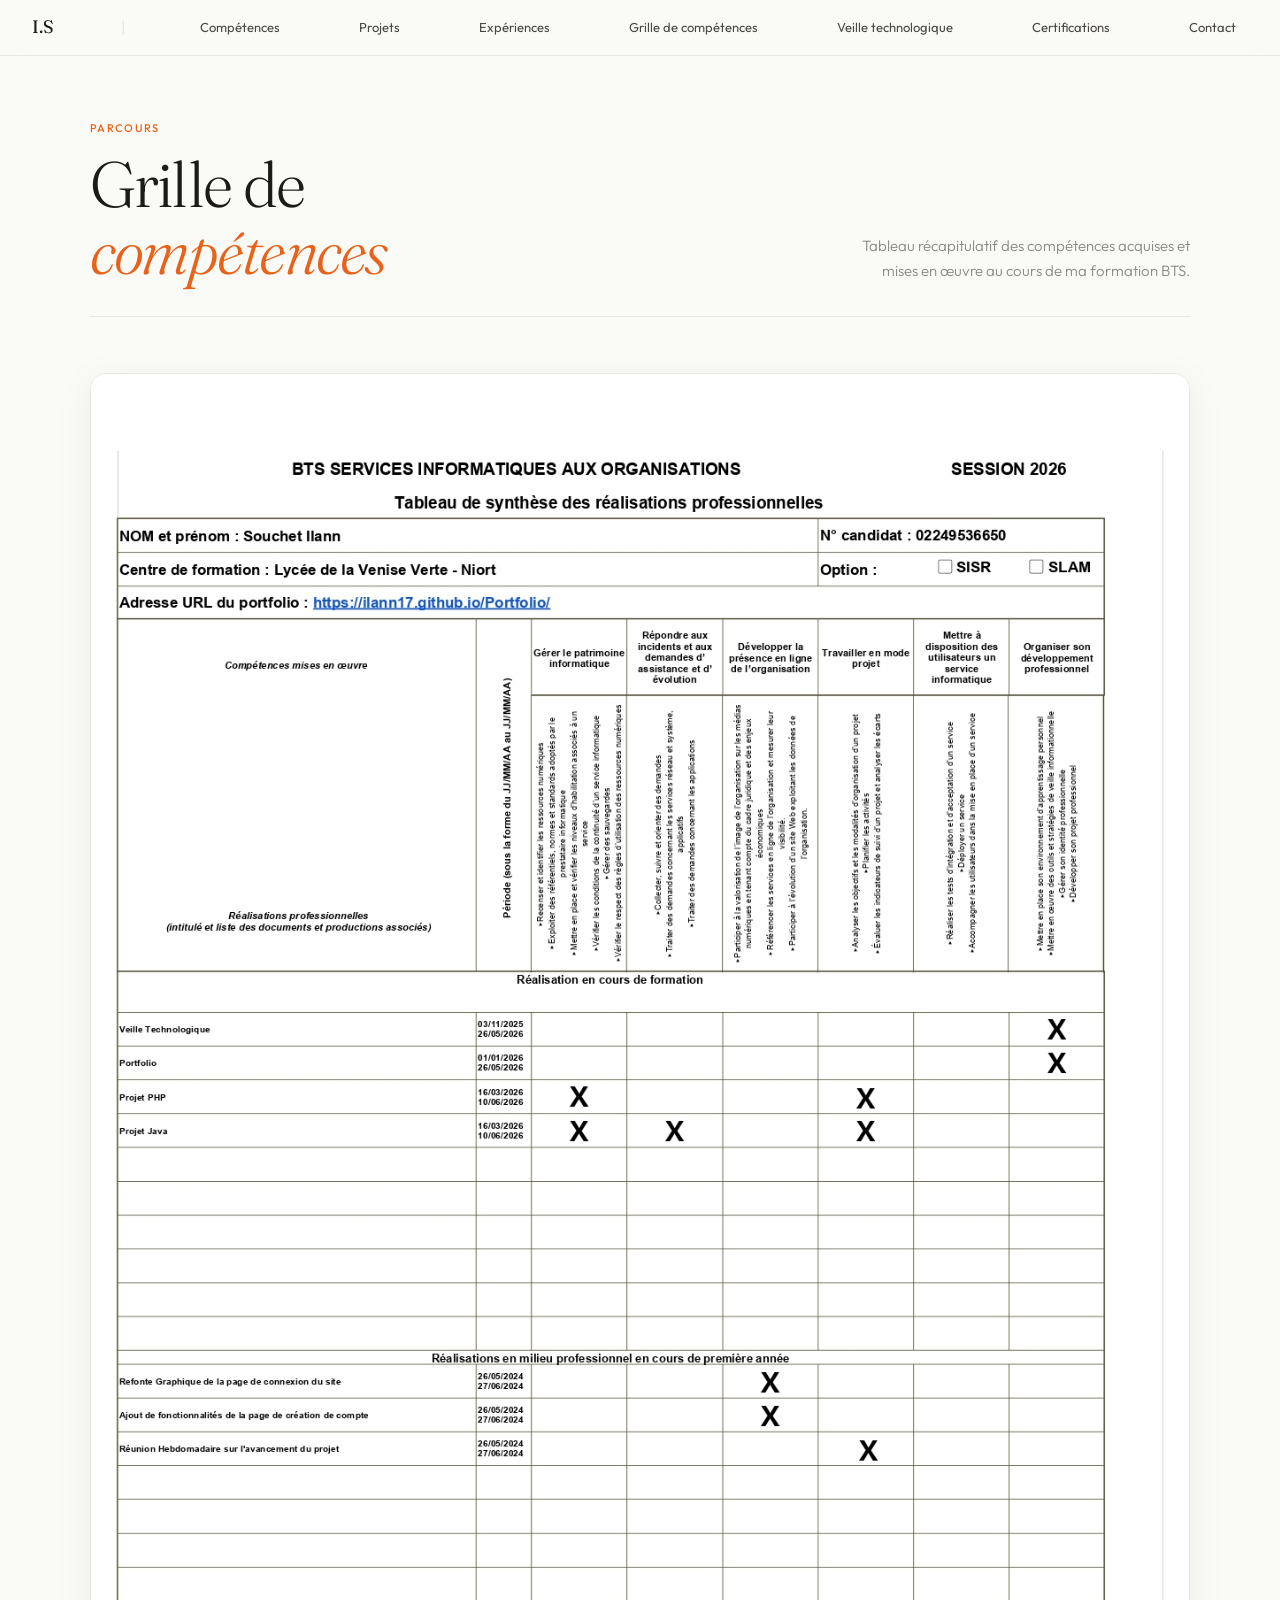
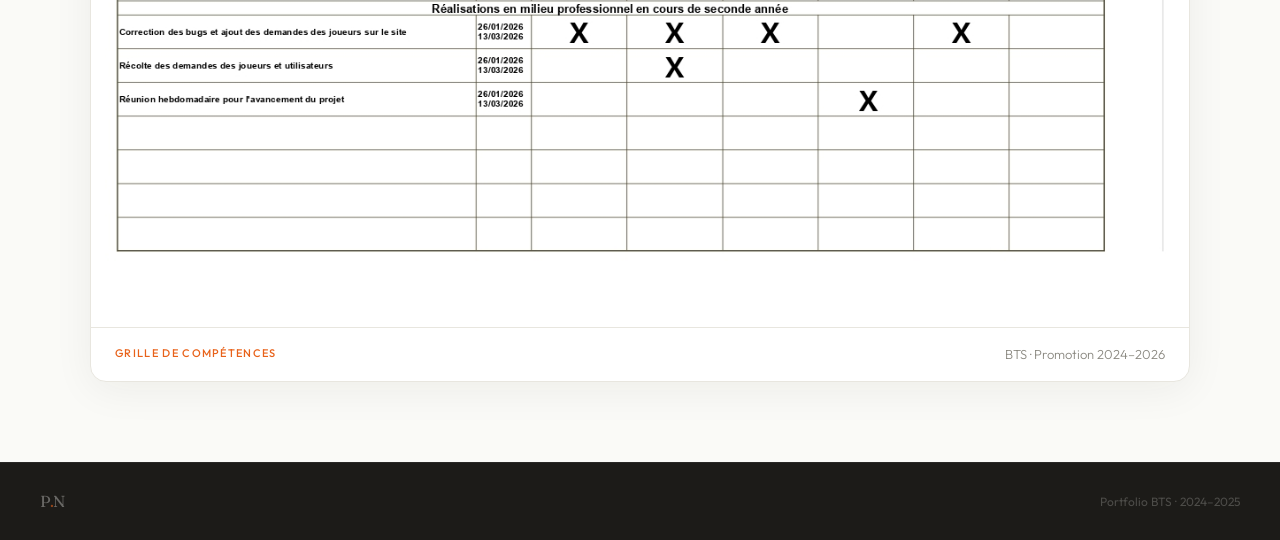
<file: grille.html>
<!DOCTYPE html>
<html lang="fr">
<head>
<meta charset="UTF-8">
<meta name="viewport" content="width=device-width, initial-scale=1.0">
<title>Portfolio — [Titre de la page]</title>
<link rel="preconnect" href="https://fonts.googleapis.com">
<link href="https://fonts.googleapis.com/css2?family=Fraunces:ital,opsz,wght@0,9..144,300;0,9..144,400;1,9..144,300;1,9..144,400&family=Outfit:wght@300;400;500;600&display=swap" rel="stylesheet">
<link rel="stylesheet" href="style.css">
<style>
  /* ═══════════════════════════════════════════════════
     Grille de compétences — mise en page image
     ═══════════════════════════════════════════════════ */

  #page-content {
    min-height: 100vh;
    padding: 120px 40px 80px;
    background: var(--cream);
  }

  .page-hero {
    max-width: 1100px;
    margin: 0 auto 56px;
  }

  .page-hero-inner {
    display: flex;
    align-items: flex-end;
    justify-content: space-between;
    gap: 40px;
    padding-bottom: 32px;
    border-bottom: 1px solid var(--cream-3);
  }

  .page-title {
    font-family: 'Fraunces', serif;
    font-size: clamp(40px, 5vw, 64px);
    font-weight: 300;
    line-height: 1.05;
    letter-spacing: -0.03em;
    color: var(--ink);
  }
  .page-title em { font-style: italic; color: var(--orange); }

  .page-desc {
    font-size: 15px;
    font-weight: 300;
    color: var(--ink-3);
    max-width: 360px;
    line-height: 1.7;
    text-align: right;
  }

  /* Conteneur image */
  .grille-wrapper {
    max-width: 1100px;
    margin: 0 auto;
    background: var(--white);
    border-radius: var(--radius);
    border: 1px solid var(--cream-3);
    overflow: hidden;
    box-shadow: 0 8px 40px rgba(28,27,24,0.06);
    transition: box-shadow 0.3s;
  }
  .grille-wrapper:hover {
    box-shadow: 0 16px 56px rgba(28,27,24,0.10);
  }

  .grille-wrapper img {
    display: block;
    width: 100%;
    height: auto;
  }

  /* Légende sous l'image */
  .grille-caption {
    display: flex;
    align-items: center;
    justify-content: space-between;
    padding: 16px 24px;
    border-top: 1px solid var(--cream-3);
  }

  .grille-caption-label {
    font-size: 11px;
    font-weight: 500;
    letter-spacing: 0.12em;
    text-transform: uppercase;
    color: var(--orange);
  }

  .grille-caption-note {
    font-size: 13px;
    font-weight: 300;
    color: var(--ink-3);
  }

  /* Responsive */
  @media (max-width: 820px) {
    #page-content { padding: 100px 20px 60px; }
    .page-hero-inner { flex-direction: column; align-items: flex-start; }
    .page-desc { text-align: left; max-width: 100%; }
    .grille-caption { flex-direction: column; align-items: flex-start; gap: 4px; }
  }

  /* ─── NAVBAR LINKS ─── */
  #navbar {
    position: fixed;
    top: 0; left: 0; right: 0;
    display: flex;
    align-items: center;
    gap: 4px;
    padding: 0 32px;
    height: 56px;
    background: rgba(250,250,247,0.85);
    backdrop-filter: blur(12px);
    border-bottom: 1px solid var(--cream-3);
    z-index: 100;
  }
  #navbar a:first-child {
    font-family: 'Fraunces', serif;
    font-size: 18px;
    font-weight: 400;
    color: var(--ink);
    text-decoration: none;
    margin-right: 12px;
  }
  #navbar .sep {
    color: var(--cream-3);
    margin-right: 8px;
  }
  #navbar a:not(:first-child) {
    font-size: 13px;
    font-weight: 400;
    color: var(--ink-2);
    text-decoration: none;
    padding: 6px 12px;
    border-radius: 100px;
    transition: background 0.15s, color 0.15s;
  }
  #navbar a:not(:first-child):hover {
    background: var(--cream-2);
    color: var(--ink);
  }

</style>
</head>
<body>

<!-- ─── NAVBAR ─── -->
<nav id="navbar">
  <a href="./index.html">I.S</a>
  <span class="sep">|</span>
  <a href="./competences.html">Compétences</a>
  <a href="./projets.html">Projets</a>
  <a href="./experiences.html">Expériences</a>
  <a href="./grille.html">Grille de compétences</a>
  <a href="./veilleTechnologique.html">Veille technologique</a>
  <a href="./certifications.html">Certifications</a>
  <a href="./index.html#contact">Contact</a>
</nav>

<!-- ═══════════════════════════════════════════════════
     CONTENU DE LA PAGE — modifie uniquement cette zone
     ═══════════════════════════════════════════════════ -->

<main id="page-content">

  <!-- Hero de la page -->
  <div class="page-hero reveal">
    <div class="page-hero-inner">
      <div>
        <p class="section-eyebrow">Parcours</p>
        <h1 class="page-title">Grille de<br><em>compétences</em></h1>
      </div>
      <p class="page-desc">
        Tableau récapitulatif des compétences acquises et mises en œuvre
        au cours de ma formation BTS.
      </p>
    </div>
  </div>

  <!-- Image de la grille -->
  <div class="grille-wrapper reveal">
    <img src="grilleCompetences.jpg" alt="Grille de compétences BTS">
    <div class="grille-caption">
      <span class="grille-caption-label">Grille de compétences</span>
      <span class="grille-caption-note">BTS · Promotion 2024–2026</span>
    </div>
  </div>

</main>

<!-- ═══════════════════════════════════════════════════
     FOOTER (identique sur chaque page)
     ═══════════════════════════════════════════════════ -->

<footer>
  <a href="index.html" class="footer-logo">P<span>.</span>N</a>
  <div class="footer-copy">Portfolio BTS · 2024–2025</div>
</footer>

<!-- ═══════════════════════════════════════════════════
     JAVASCRIPT (copier-coller identique sur chaque page)
     ═══════════════════════════════════════════════════ -->
<script>
  /* ─ Reveal on scroll ─ */
  document.querySelectorAll('.reveal').forEach(el => {
    new IntersectionObserver(entries => {
      entries.forEach(entry => {
        if (entry.isIntersecting) entry.target.classList.add('visible');
      });
    }, { threshold: 0.1 }).observe(el);
  });
</script>

</body>
</html>
</file>
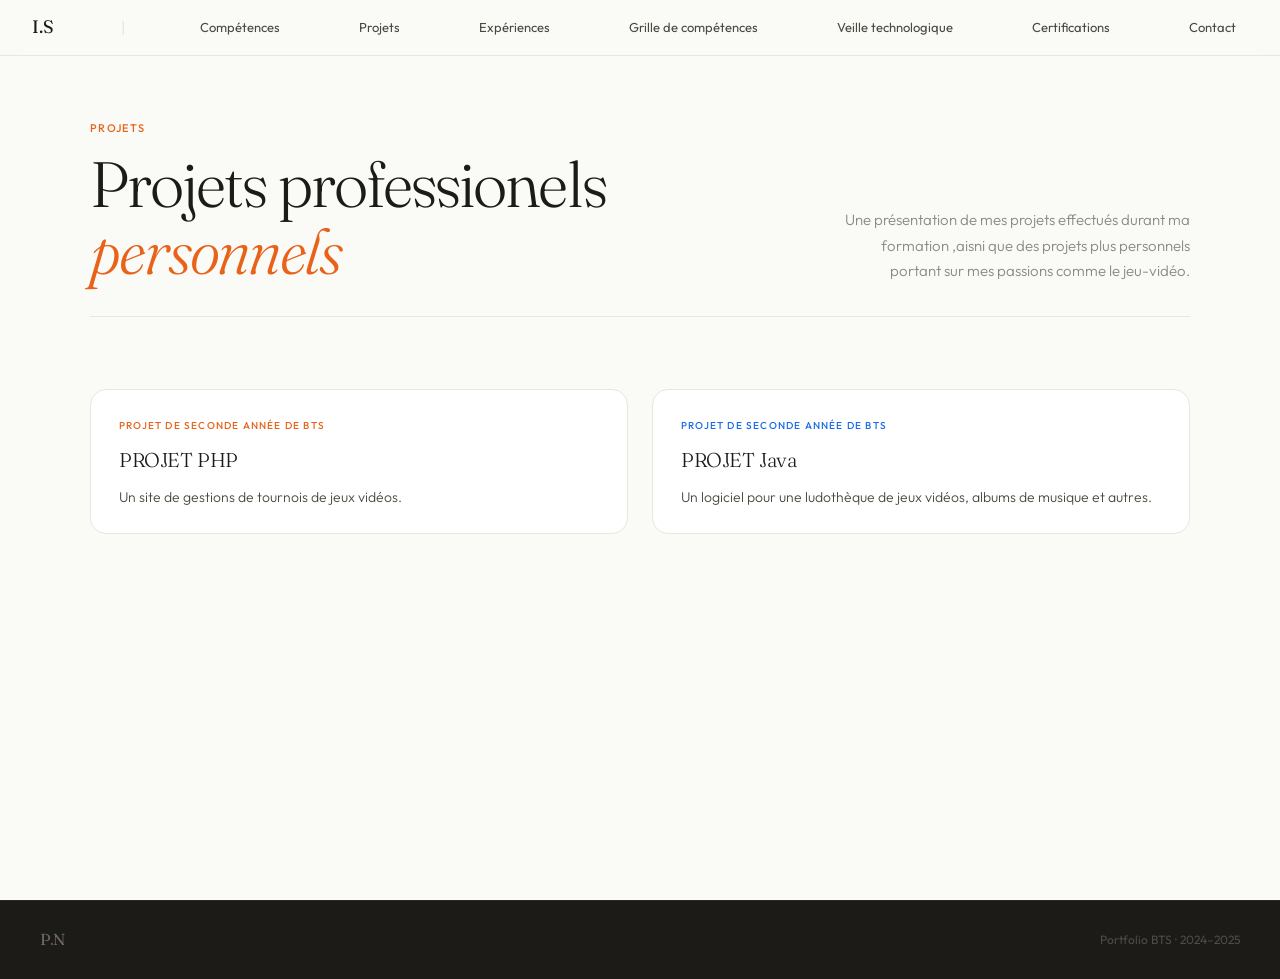
<file: projets.html>
<!DOCTYPE html>
<html lang="fr">
<head>
<meta charset="UTF-8">
<meta name="viewport" content="width=device-width, initial-scale=1.0">
<title>Portfolio — [Titre de la page]</title>
<link rel="preconnect" href="https://fonts.googleapis.com">
<link href="https://fonts.googleapis.com/css2?family=Fraunces:ital,opsz,wght@0,9..144,300;0,9..144,400;1,9..144,300;1,9..144,400&family=Outfit:wght@300;400;500;600&display=swap" rel="stylesheet">
<link rel="stylesheet" href="style.css">
<style>
  /* ═══════════════════════════════════════════════════
     Styles spécifiques à cette page
     Ajoute ici uniquement ce dont tu as besoin
     ═══════════════════════════════════════════════════ */

  #page-content {
    min-height: 100vh;
    padding: 120px 40px 80px;
    background: var(--cream);
  }

  /* Exemple — Hero de page simple */
  .page-hero {
    max-width: 1100px;
    margin: 0 auto 72px;
  }

  .page-hero-inner {
    display: flex;
    align-items: flex-end;
    justify-content: space-between;
    gap: 40px;
    padding-bottom: 32px;
    border-bottom: 1px solid var(--cream-3);
  }

  .page-title {
    font-family: 'Fraunces', serif;
    font-size: clamp(40px, 5vw, 64px);
    font-weight: 300;
    line-height: 1.05;
    letter-spacing: -0.03em;
    color: var(--ink);
  }
  .page-title em { font-style: italic; color: var(--orange); }
  .page-title .blue-em { font-style: italic; color: var(--blue); }

  .page-desc {
    font-size: 15px;
    font-weight: 300;
    color: var(--ink-3);
    max-width: 360px;
    line-height: 1.7;
    text-align: right;
  }

  /* Exemple — Grille de contenu générique */
  .content-grid {
    max-width: 1100px;
    margin: 0 auto;
    display: grid;
    grid-template-columns: repeat(2, 1fr);
    gap: 24px;
  }

  /* Exemple — Carte de contenu générique */
  .content-card {
    background: var(--white);
    border-radius: var(--radius);
    padding: 28px 28px 24px;
    border: 1px solid var(--cream-3);
    transition: transform 0.2s, box-shadow 0.2s;
    position: relative;
    overflow: hidden;
  }
  .content-card:hover {
    transform: translateY(-4px);
    box-shadow: 0 16px 44px rgba(28,27,24,0.07);
  }

  /* Barre de couleur en bas de la carte (orange par défaut, .blue pour bleu) */
  .content-card::after {
    content: '';
    position: absolute;
    bottom: 0; left: 0; right: 0;
    height: 3px;
    background: var(--orange);
    transform: scaleX(0);
    transition: transform 0.3s;
    transform-origin: left;
  }
  .content-card.blue::after { background: var(--blue); }
  .content-card:hover::after { transform: scaleX(1); }

  .card-eyebrow {
    font-size: 10px;
    font-weight: 500;
    letter-spacing: 0.12em;
    text-transform: uppercase;
    color: var(--orange);
    margin-bottom: 10px;
  }
  .card-eyebrow.blue { color: var(--blue); }

  .card-title {
    font-family: 'Fraunces', serif;
    font-size: 20px;
    font-weight: 300;
    color: var(--ink);
    letter-spacing: -0.02em;
    margin-bottom: 10px;
  }

  .card-body {
    font-size: 14px;
    font-weight: 300;
    color: var(--ink-2);
    line-height: 1.65;
  }

  /* Responsive */
  @media (max-width: 820px) {
    #page-content { padding: 100px 20px 60px; }
    .page-hero-inner { flex-direction: column; align-items: flex-start; }
    .page-desc { text-align: left; max-width: 100%; }
    .content-grid { grid-template-columns: 1fr; }
  }

  /* ─── NAVBAR LINKS ─── */
  #navbar {
    position: fixed;
    top: 0; left: 0; right: 0;
    display: flex;
    align-items: center;
    gap: 4px;
    padding: 0 32px;
    height: 56px;
    background: rgba(250,250,247,0.85);
    backdrop-filter: blur(12px);
    border-bottom: 1px solid var(--cream-3);
    z-index: 100;
  }
  #navbar a:first-child {
    font-family: 'Fraunces', serif;
    font-size: 18px;
    font-weight: 400;
    color: var(--ink);
    text-decoration: none;
    margin-right: 12px;
  }
  #navbar .sep {
    color: var(--cream-3);
    margin-right: 8px;
  }
  #navbar a:not(:first-child) {
    font-size: 13px;
    font-weight: 400;
    color: var(--ink-2);
    text-decoration: none;
    padding: 6px 12px;
    border-radius: 100px;
    transition: background 0.15s, color 0.15s;
  }
  #navbar a:not(:first-child):hover {
    background: var(--cream-2);
    color: var(--ink);
  }

</style>
</head>
<body>

<!-- ─── NAVBAR ─── -->
<nav id="navbar">
  <a href="./index.html">I.S</a>
  <span class="sep">|</span>
  <a href="./competences.html">Compétences</a>
  <a href="./projets.html">Projets</a>
  <a href="./experiences.html">Expériences</a>
  <a href="./grille.html">Grille de compétences</a>
  <a href="./veilleTechnologique.html">Veille technologique</a>
  <a href="./certifications.html">Certifications</a>
  <a href="./index.html#contact">Contact</a>
</nav>

<!-- ═══════════════════════════════════════════════════
     CONTENU DE LA PAGE — modifie uniquement cette zone
     ═══════════════════════════════════════════════════ -->

<main id="page-content">

  <!-- Hero de la page -->
  <div class="page-hero reveal">
    <div class="page-hero-inner">
      <div>
        <p class="section-eyebrow">Projets</p>
        <h1 class="page-title">Projets professionels<br><em>personnels</em></h1>
      </div>
      <p class="page-desc">
        Une présentation de mes projets effectués durant ma formation ,aisni que des projets plus personnels portant sur mes passions comme le jeu-vidéo.
      </p>
    </div>
  </div>

  <!-- Grille de contenu -->
  <div class="content-grid">

    <!-- Carte exemple orange -->
    <div class="content-card reveal">
      <div class="card-eyebrow">Projet de Seconde année de BTS</div>
      <div class="card-title">PROJET PHP</div>
      <div class="card-body">
       Un site de gestions de tournois de jeux vidéos.
      </div>
    </div>

    <!-- Carte exemple bleue -->
    <div class="content-card blue reveal">
      <div class="card-eyebrow blue">Projet de Seconde année de BTS</div>
      <div class="card-title">PROJET Java</div>
      <div class="card-body">
        Un logiciel pour une ludothèque de jeux vidéos, albums de musique et autres.
      </div>
    </div>

    <!-- Duplique les cartes ci-dessus autant que nécessaire -->

  </div>

</main>

<!-- ═══════════════════════════════════════════════════
     FOOTER (identique sur chaque page)
     ═══════════════════════════════════════════════════ -->

<footer>
  <a href="index.html" class="footer-logo">P<span>.</span>N</a>
  <div class="footer-copy">Portfolio BTS · 2024–2025</div>
</footer>

<!-- ═══════════════════════════════════════════════════
     JAVASCRIPT (copier-coller identique sur chaque page)
     ═══════════════════════════════════════════════════ -->
<script>
  /* ─ Reveal on scroll ─ */
  document.querySelectorAll('.reveal').forEach(el => {
    new IntersectionObserver(entries => {
      entries.forEach(entry => {
        if (entry.isIntersecting) entry.target.classList.add('visible');
      });
    }, { threshold: 0.1 }).observe(el);
  });
</script>

</body>
</html>
</file>
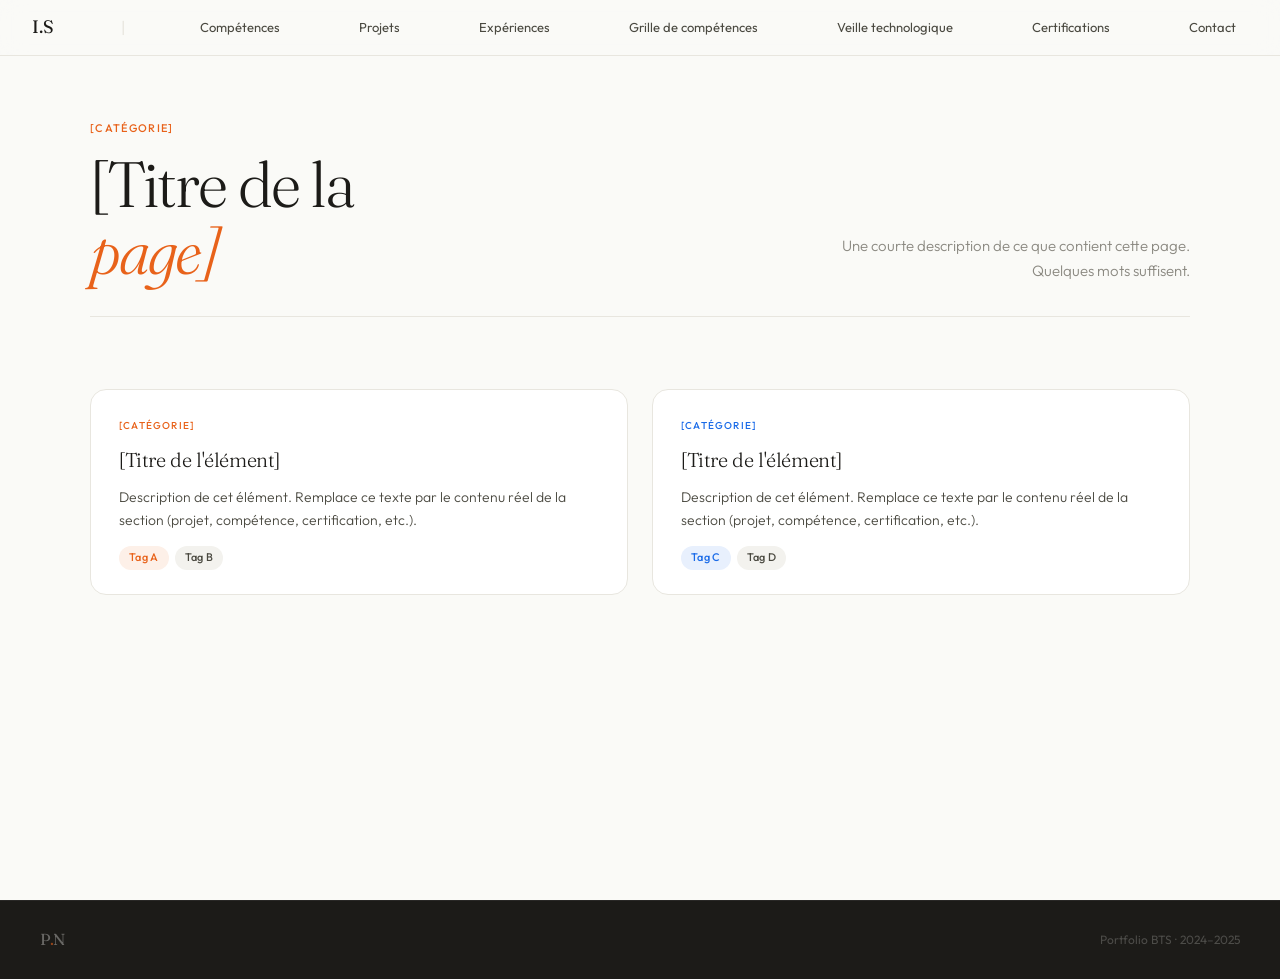
<file: template.html>
<!DOCTYPE html>
<html lang="fr">
<head>
<meta charset="UTF-8">
<meta name="viewport" content="width=device-width, initial-scale=1.0">
<title>Portfolio — [Titre de la page]</title>
<link rel="preconnect" href="https://fonts.googleapis.com">
<link href="https://fonts.googleapis.com/css2?family=Fraunces:ital,opsz,wght@0,9..144,300;0,9..144,400;1,9..144,300;1,9..144,400&family=Outfit:wght@300;400;500;600&display=swap" rel="stylesheet">
<link rel="stylesheet" href="style.css">
<style>
  /* ═══════════════════════════════════════════════════
     Styles spécifiques à cette page
     Ajoute ici uniquement ce dont tu as besoin
     ═══════════════════════════════════════════════════ */

  #page-content {
    min-height: 100vh;
    padding: 120px 40px 80px;
    background: var(--cream);
  }

  /* Exemple — Hero de page simple */
  .page-hero {
    max-width: 1100px;
    margin: 0 auto 72px;
  }

  .page-hero-inner {
    display: flex;
    align-items: flex-end;
    justify-content: space-between;
    gap: 40px;
    padding-bottom: 32px;
    border-bottom: 1px solid var(--cream-3);
  }

  .page-title {
    font-family: 'Fraunces', serif;
    font-size: clamp(40px, 5vw, 64px);
    font-weight: 300;
    line-height: 1.05;
    letter-spacing: -0.03em;
    color: var(--ink);
  }
  .page-title em { font-style: italic; color: var(--orange); }
  .page-title .blue-em { font-style: italic; color: var(--blue); }

  .page-desc {
    font-size: 15px;
    font-weight: 300;
    color: var(--ink-3);
    max-width: 360px;
    line-height: 1.7;
    text-align: right;
  }

  /* Exemple — Grille de contenu générique */
  .content-grid {
    max-width: 1100px;
    margin: 0 auto;
    display: grid;
    grid-template-columns: repeat(2, 1fr);
    gap: 24px;
  }

  /* Exemple — Carte de contenu générique */
  .content-card {
    background: var(--white);
    border-radius: var(--radius);
    padding: 28px 28px 24px;
    border: 1px solid var(--cream-3);
    transition: transform 0.2s, box-shadow 0.2s;
    position: relative;
    overflow: hidden;
  }
  .content-card:hover {
    transform: translateY(-4px);
    box-shadow: 0 16px 44px rgba(28,27,24,0.07);
  }

  /* Barre de couleur en bas de la carte (orange par défaut, .blue pour bleu) */
  .content-card::after {
    content: '';
    position: absolute;
    bottom: 0; left: 0; right: 0;
    height: 3px;
    background: var(--orange);
    transform: scaleX(0);
    transition: transform 0.3s;
    transform-origin: left;
  }
  .content-card.blue::after { background: var(--blue); }
  .content-card:hover::after { transform: scaleX(1); }

  .card-eyebrow {
    font-size: 10px;
    font-weight: 500;
    letter-spacing: 0.12em;
    text-transform: uppercase;
    color: var(--orange);
    margin-bottom: 10px;
  }
  .card-eyebrow.blue { color: var(--blue); }

  .card-title {
    font-family: 'Fraunces', serif;
    font-size: 20px;
    font-weight: 300;
    color: var(--ink);
    letter-spacing: -0.02em;
    margin-bottom: 10px;
  }

  .card-body {
    font-size: 14px;
    font-weight: 300;
    color: var(--ink-2);
    line-height: 1.65;
  }

  /* Responsive */
  @media (max-width: 820px) {
    #page-content { padding: 100px 20px 60px; }
    .page-hero-inner { flex-direction: column; align-items: flex-start; }
    .page-desc { text-align: left; max-width: 100%; }
    .content-grid { grid-template-columns: 1fr; }
  }

  /* ─── NAVBAR LINKS ─── */
  #navbar {
    position: fixed;
    top: 0; left: 0; right: 0;
    display: flex;
    align-items: center;
    gap: 4px;
    padding: 0 32px;
    height: 56px;
    background: rgba(250,250,247,0.85);
    backdrop-filter: blur(12px);
    border-bottom: 1px solid var(--cream-3);
    z-index: 100;
  }
  #navbar a:first-child {
    font-family: 'Fraunces', serif;
    font-size: 18px;
    font-weight: 400;
    color: var(--ink);
    text-decoration: none;
    margin-right: 12px;
  }
  #navbar .sep {
    color: var(--cream-3);
    margin-right: 8px;
  }
  #navbar a:not(:first-child) {
    font-size: 13px;
    font-weight: 400;
    color: var(--ink-2);
    text-decoration: none;
    padding: 6px 12px;
    border-radius: 100px;
    transition: background 0.15s, color 0.15s;
  }
  #navbar a:not(:first-child):hover {
    background: var(--cream-2);
    color: var(--ink);
  }

</style>
</head>
<body>

<!-- ─── NAVBAR ─── -->
<nav id="navbar">
  <a href="./index.html">I.S</a>
  <span class="sep">|</span>
  <a href="./competences.html">Compétences</a>
  <a href="./projets.html">Projets</a>
  <a href="./experiences.html">Expériences</a>
  <a href="./grille.html">Grille de compétences</a>
  <a href="./veilleTechnologique.html">Veille technologique</a>
  <a href="./certifications.html">Certifications</a>
  <a href="./index.html#contact">Contact</a>
</nav>

<!-- ═══════════════════════════════════════════════════
     CONTENU DE LA PAGE — modifie uniquement cette zone
     ═══════════════════════════════════════════════════ -->

<main id="page-content">

  <!-- Hero de la page -->
  <div class="page-hero reveal">
    <div class="page-hero-inner">
      <div>
        <p class="section-eyebrow">[Catégorie]</p>
        <h1 class="page-title">[Titre de la<br><em>page]</em></h1>
      </div>
      <p class="page-desc">
        Une courte description de ce que contient cette page.
        Quelques mots suffisent.
      </p>
    </div>
  </div>

  <!-- Grille de contenu -->
  <div class="content-grid">

    <!-- Carte exemple orange -->
    <div class="content-card reveal">
      <div class="card-eyebrow">[Catégorie]</div>
      <div class="card-title">[Titre de l'élément]</div>
      <div class="card-body">
        Description de cet élément. Remplace ce texte par le contenu
        réel de la section (projet, compétence, certification, etc.).
      </div>
      <div class="skill-tags">
        <span class="tag tag-orange">Tag A</span>
        <span class="tag tag-gray">Tag B</span>
      </div>
    </div>

    <!-- Carte exemple bleue -->
    <div class="content-card blue reveal">
      <div class="card-eyebrow blue">[Catégorie]</div>
      <div class="card-title">[Titre de l'élément]</div>
      <div class="card-body">
        Description de cet élément. Remplace ce texte par le contenu
        réel de la section (projet, compétence, certification, etc.).
      </div>
      <div class="skill-tags">
        <span class="tag tag-blue">Tag C</span>
        <span class="tag tag-gray">Tag D</span>
      </div>
    </div>

    <!-- Duplique les cartes ci-dessus autant que nécessaire -->

  </div>

</main>

<!-- ═══════════════════════════════════════════════════
     FOOTER (identique sur chaque page)
     ═══════════════════════════════════════════════════ -->

<footer>
  <a href="index.html" class="footer-logo">P<span>.</span>N</a>
  <div class="footer-copy">Portfolio BTS · 2024–2025</div>
</footer>

<!-- ═══════════════════════════════════════════════════
     JAVASCRIPT (copier-coller identique sur chaque page)
     ═══════════════════════════════════════════════════ -->
<script>
  /* ─ Reveal on scroll ─ */
  document.querySelectorAll('.reveal').forEach(el => {
    new IntersectionObserver(entries => {
      entries.forEach(entry => {
        if (entry.isIntersecting) entry.target.classList.add('visible');
      });
    }, { threshold: 0.1 }).observe(el);
  });
</script>

</body>
</html>
</file>
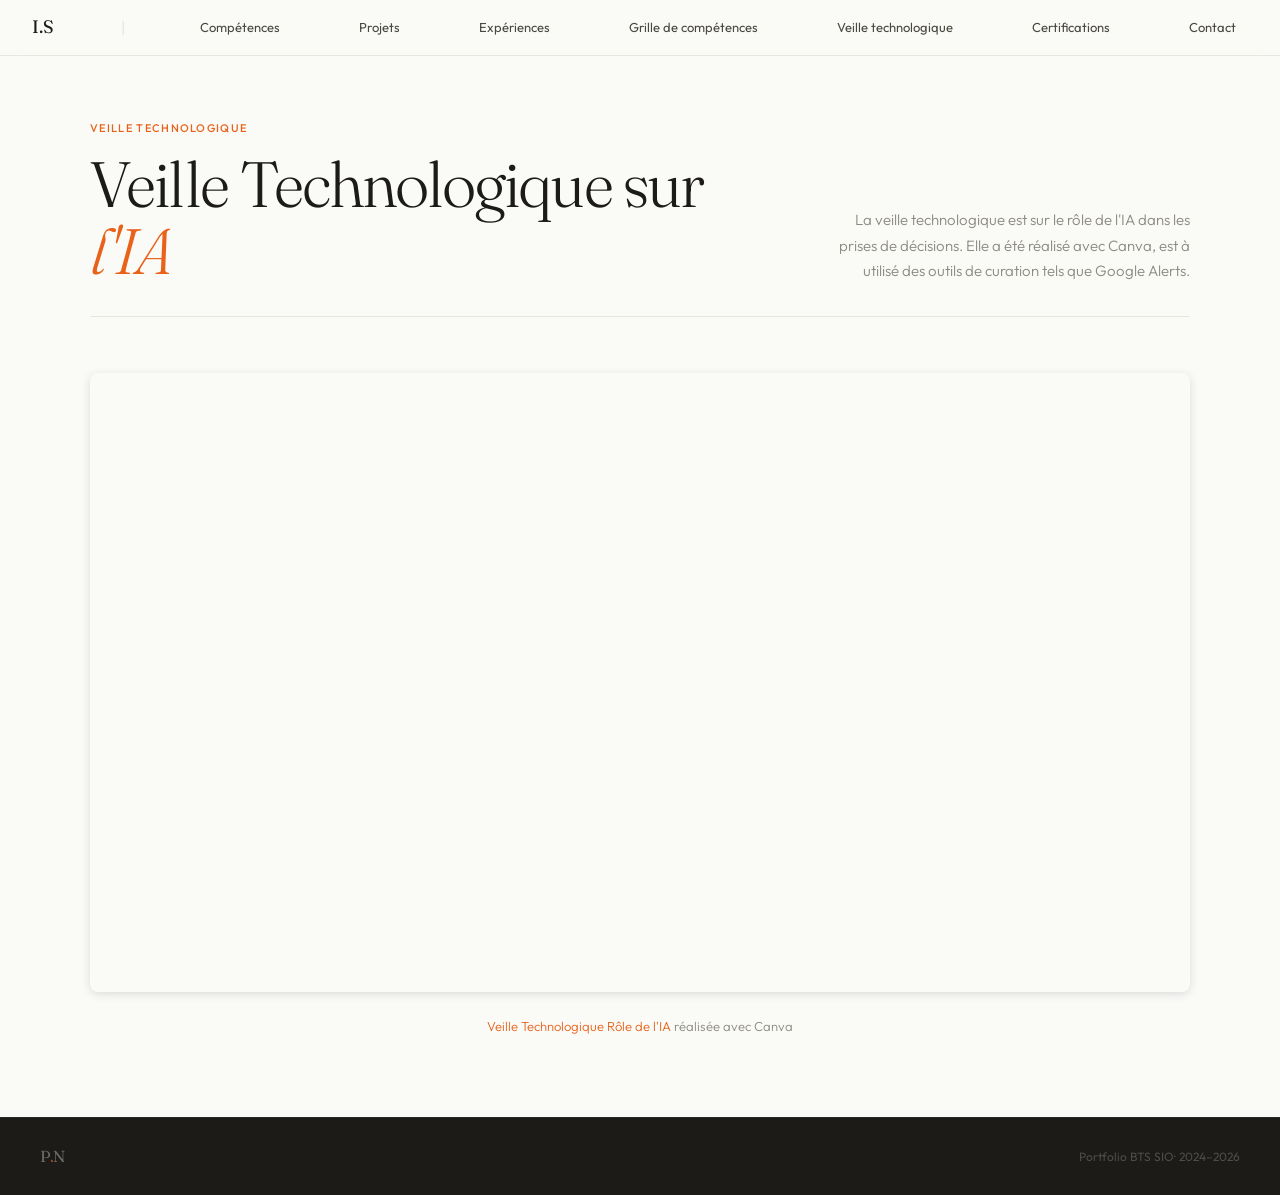
<file: veilleTechnologique.html>
<!DOCTYPE html>
<html lang="fr">
<head>
<meta charset="UTF-8">
<meta name="viewport" content="width=device-width, initial-scale=1.0">
<title>Portfolio — [Titre de la page]</title>
<link rel="preconnect" href="https://fonts.googleapis.com">
<link href="https://fonts.googleapis.com/css2?family=Fraunces:ital,opsz,wght@0,9..144,300;0,9..144,400;1,9..144,300;1,9..144,400&family=Outfit:wght@300;400;500;600&display=swap" rel="stylesheet">
<link rel="stylesheet" href="style.css">
<style>
  /* ═══════════════════════════════════════════════════
     Styles spécifiques à cette page — Intégration Canva
     ═══════════════════════════════════════════════════ */

  #page-content {
    min-height: 100vh;
    padding: 120px 40px 80px;
    background: var(--cream);
  }

  /* Hero */
  .page-hero {
    max-width: 1100px;
    margin: 0 auto 56px;
  }

  .page-hero-inner {
    display: flex;
    align-items: flex-end;
    justify-content: space-between;
    gap: 40px;
    padding-bottom: 32px;
    border-bottom: 1px solid var(--cream-3);
  }

  .page-title {
    font-family: 'Fraunces', serif;
    font-size: clamp(40px, 5vw, 64px);
    font-weight: 300;
    line-height: 1.05;
    letter-spacing: -0.03em;
    color: var(--ink);
  }
  .page-title em { font-style: italic; color: var(--orange); }
  .page-title .blue-em { font-style: italic; color: var(--blue); }

  .page-desc {
    font-size: 15px;
    font-weight: 300;
    color: var(--ink-3);
    max-width: 360px;
    line-height: 1.7;
    text-align: right;
  }

  /* ── Intégration Canva ── */
  .canva-embed-section {
    max-width: 1100px;
    margin: 0 auto;
  }

  .canva-container {
    position: relative;
    width: 100%;
    height: 0;
    padding-top: 56.25%;
    padding-bottom: 0;
    box-shadow: 0 2px 8px 0 rgba(63, 69, 81, 0.16);
    margin-top: 1.6em;
    margin-bottom: 0.9em;
    overflow: hidden;
    border-radius: 8px;
    will-change: transform;
  }

  .canva-container iframe {
    position: absolute;
    width: 100%;
    height: 100%;
    top: 0;
    left: 0;
    border: none;
    padding: 0;
    margin: 0;
  }

  .canva-credit {
    text-align: center;
    font-size: 13px;
    font-weight: 300;
    color: var(--ink-3);
    margin-top: 24px;
  }

  .canva-credit a {
    color: var(--orange);
    text-decoration: none;
    transition: color 0.2s;
  }

  .canva-credit a:hover {
    color: var(--blue);
    text-decoration: underline;
  }

  /* Responsive */
  @media (max-width: 820px) {
    #page-content { padding: 100px 20px 60px; }
    .page-hero-inner { flex-direction: column; align-items: flex-start; }
    .page-desc { text-align: left; max-width: 100%; }
    .canva-container { margin-top: 1.2em; margin-bottom: 0.6em; }
  }

  /* ─── NAVBAR LINKS ─── */
  #navbar {
    position: fixed;
    top: 0; left: 0; right: 0;
    display: flex;
    align-items: center;
    gap: 4px;
    padding: 0 32px;
    height: 56px;
    background: rgba(250,250,247,0.85);
    backdrop-filter: blur(12px);
    border-bottom: 1px solid var(--cream-3);
    z-index: 100;
  }
  #navbar a:first-child {
    font-family: 'Fraunces', serif;
    font-size: 18px;
    font-weight: 400;
    color: var(--ink);
    text-decoration: none;
    margin-right: 12px;
  }
  #navbar .sep {
    color: var(--cream-3);
    margin-right: 8px;
  }
  #navbar a:not(:first-child) {
    font-size: 13px;
    font-weight: 400;
    color: var(--ink-2);
    text-decoration: none;
    padding: 6px 12px;
    border-radius: 100px;
    transition: background 0.15s, color 0.15s;
  }
  #navbar a:not(:first-child):hover {
    background: var(--cream-2);
    color: var(--ink);
  }

</style>
</head>
<body>

<!-- ─── NAVBAR ─── -->
<nav id="navbar">
  <a href="./index.html">I.S</a>
  <span class="sep">|</span>
  <a href="./competences.html">Compétences</a>
  <a href="./projets.html">Projets</a>
  <a href="./experiences.html">Expériences</a>
  <a href="./grille.html">Grille de compétences</a>
  <a href="./veilleTechnologique.html">Veille technologique</a>
  <a href="./certifications.html">Certifications</a>
  <a href="./index.html#contact">Contact</a>
</nav>

<!-- ═══════════════════════════════════════════════════
     CONTENU DE LA PAGE — modifie uniquement cette zone
     ═══════════════════════════════════════════════════ -->

<main id="page-content">

  <!-- Hero de la page -->
  <div class="page-hero reveal">
    <div class="page-hero-inner">
      <div>
        <p class="section-eyebrow">Veille Technologique</p>
        <h1 class="page-title">Veille Technologique sur<br><em>l'IA</em></h1>
      </div>
      <p class="page-desc">
        La veille technologique est sur le rôle de l'IA dans les prises de décisions. 
        Elle a été réalisé avec Canva, est à utilisé des outils de curation tels que Google Alerts.
      </p>
    </div>
  </div>

  <!-- ── Intégration Canva Diaporama ── -->
  <div class="canva-embed-section reveal">
    <div class="canva-container">
      <iframe loading="lazy" src="https://www.canva.com/design/DAG3rddPW10/rLLIiz8-v865XXw1xmvsfQ/view?embed" allowfullscreen="allowfullscreen" allow="fullscreen"></iframe>
    </div>
    <div class="canva-credit">
      <a href="https://www.canva.com/design/DAG3rddPW10/rLLIiz8-v865XXw1xmvsfQ/view?utm_content=DAG3rddPW10&utm_campaign=designshare&utm_medium=embeds&utm_source=link" target="_blank" rel="noopener">Veille Technologique Rôle de l'IA</a> réalisée avec Canva
    </div>
  </div>

</main>

<!-- ═══════════════════════════════════════════════════
     FOOTER (identique sur chaque page)
     ═══════════════════════════════════════════════════ -->

<footer>
  <a href="index.html" class="footer-logo">P<span>.</span>N</a>
  <div class="footer-copy">Portfolio BTS SIO· 2024–2026</div>
</footer>

<!-- ═══════════════════════════════════════════════════
     JAVASCRIPT (copier-coller identique sur chaque page)
     ═══════════════════════════════════════════════════ -->
<script>
  /* ─ Reveal on scroll ─ */
  document.querySelectorAll('.reveal').forEach(el => {
    new IntersectionObserver(entries => {
      entries.forEach(entry => {
        if (entry.isIntersecting) entry.target.classList.add('visible');
      });
    }, { threshold: 0.1 }).observe(el);
  });
</script>

</body>
</html>
</file>
<file: style.css>
/* ═══════════════════════════════════════════════════
   style.css — Feuille de styles globale du portfolio
   À inclure sur toutes les pages HTML
   ═══════════════════════════════════════════════════ */

/* ─── VARIABLES ─── */
:root {
  --cream:        #FAFAF7;
  --cream-2:      #F3F2EE;
  --cream-3:      #E8E6DF;
  --ink:          #1C1B18;
  --ink-2:        #4A4940;
  --ink-3:        #8A8880;
  --orange:       #E8621A;
  --orange-light: #FDF0E8;
  --orange-mid:   #F5A97A;
  --blue:         #1A6BE8;
  --blue-light:   #E8F0FD;
  --blue-mid:     #7AAAF5;
  --white:        #FFFFFF;
  --radius:       16px;
  --radius-sm:    8px;
  --sidebar-w:    280px;
}

/* ─── RESET & BASE ─── */
*, *::before, *::after { box-sizing: border-box; margin: 0; padding: 0; }

html { scroll-behavior: smooth; }

body {
  font-family: 'Outfit', sans-serif;
  background: var(--cream);
  color: var(--ink);
  line-height: 1.6;
  font-size: 16px;
  overflow-x: hidden;
}

body.sidebar-open { overflow: hidden; }

/* ─── TYPOGRAPHIE ─── */
h1, h2, h3 {
  font-family: 'Fraunces', serif;
  font-weight: 300;
  letter-spacing: -0.02em;
}

/* ─── NAVBAR ─── */
nav {
  position: fixed;
  top: 0; left: 0; right: 0;
  z-index: 200;
  padding: 0 40px;
  height: 64px;
  display: flex;
  align-items: center;
  justify-content: space-between;
  background: rgba(250,250,247,0.88);
  backdrop-filter: blur(14px);
  border-bottom: 1px solid var(--cream-3);
  transition: box-shadow 0.3s;
}

nav.scrolled { box-shadow: 0 2px 20px rgba(28,27,24,0.06); }

.nav-logo {
  font-family: 'Fraunces', serif;
  font-size: 20px;
  font-weight: 400;
  color: var(--ink);
  text-decoration: none;
  letter-spacing: -0.02em;
}
.nav-logo span { color: var(--orange); }

/* ─── BOUTON BURGER ─── */
.nav-burger {
  width: 40px; height: 40px;
  border-radius: var(--radius-sm);
  background: transparent;
  border: 1.5px solid var(--cream-3);
  cursor: pointer;
  display: flex;
  flex-direction: column;
  align-items: center;
  justify-content: center;
  gap: 5px;
  transition: border-color 0.2s, background 0.2s;
  flex-shrink: 0;
}
.nav-burger:hover { border-color: var(--orange); background: var(--orange-light); }
.nav-burger span {
  display: block;
  width: 18px; height: 1.5px;
  background: var(--ink);
  border-radius: 2px;
  transition: transform 0.3s, opacity 0.3s, width 0.3s;
  transform-origin: center;
}
.nav-burger.active span:nth-child(1) { transform: translateY(6.5px) rotate(45deg); }
.nav-burger.active span:nth-child(2) { opacity: 0; width: 0; }
.nav-burger.active span:nth-child(3) { transform: translateY(-6.5px) rotate(-45deg); }

/* ─── SIDEBAR OVERLAY ─── */
.sidebar-overlay {
  position: fixed;
  inset: 0;
  background: rgba(28,27,24,0.35);
  backdrop-filter: blur(3px);
  z-index: 300;
  opacity: 0;
  pointer-events: none;
  transition: opacity 0.35s;
}
.sidebar-overlay.active { opacity: 1; pointer-events: all; }

/* ─── SIDEBAR ─── */
.sidebar {
  position: fixed;
  top: 0; right: 0;
  width: var(--sidebar-w);
  height: 100%;
  background: var(--white);
  z-index: 400;
  transform: translateX(100%);
  transition: transform 0.38s cubic-bezier(0.4,0,0.2,1);
  display: flex;
  flex-direction: column;
  border-left: 1px solid var(--cream-3);
}
.sidebar.active { transform: translateX(0); }

.sidebar-header {
  padding: 22px 24px 18px;
  display: flex;
  align-items: center;
  justify-content: space-between;
  border-bottom: 1px solid var(--cream-3);
  flex-shrink: 0;
}

.sidebar-logo {
  font-family: 'Fraunces', serif;
  font-size: 18px;
  font-weight: 400;
  color: var(--ink);
  letter-spacing: -0.02em;
  text-decoration: none;
}
.sidebar-logo span { color: var(--orange); }

.sidebar-close {
  width: 30px; height: 30px;
  border-radius: var(--radius-sm);
  background: var(--cream-2);
  border: none;
  cursor: pointer;
  display: flex;
  align-items: center;
  justify-content: center;
  font-size: 16px;
  color: var(--ink-3);
  transition: background 0.2s, color 0.2s;
  line-height: 1;
  flex-shrink: 0;
}
.sidebar-close:hover { background: var(--cream-3); color: var(--ink); }

/* ─── NAVIGATION VERTICALE SIDEBAR ─── */
.sidebar-nav {
  flex: 1;
  padding: 20px 16px;
  overflow-y: auto;
  display: flex;
  flex-direction: column;
  gap: 8px;
}

.sidebar-section-label {
  font-size: 10px;
  font-weight: 500;
  letter-spacing: 0.14em;
  text-transform: uppercase;
  color: var(--ink-3);
  padding: 4px 12px;
  margin-top: 16px;
  margin-bottom: 4px;
}
.sidebar-section-label:first-child { margin-top: 0; }

.sidebar-link {
  display: flex;
  align-items: center;
  gap: 12px;
  padding: 14px 12px;
  font-size: 14px;
  font-weight: 400;
  color: var(--ink-2);
  text-decoration: none;
  border-radius: 10px;
  transition: background 0.15s, color 0.15s;
  cursor: pointer;
  border: none;
  background: none;
  width: 100%;
  text-align: left;
}
.sidebar-link:hover { background: var(--cream); color: var(--ink); }
.sidebar-link.active {
  color: var(--orange);
  background: var(--orange-light);
  font-weight: 500;
}

.sidebar-link-icon {
  width: 36px; height: 36px;
  border-radius: 8px;
  background: var(--cream-2);
  display: flex;
  align-items: center;
  justify-content: center;
  font-size: 16px;
  flex-shrink: 0;
  transition: background 0.15s;
}
.sidebar-link:hover .sidebar-link-icon { background: var(--cream-3); }
.sidebar-link.active .sidebar-link-icon { background: rgba(232,98,26,0.15); }

.sidebar-link-text {
  flex: 1;
  line-height: 1.2;
}

.sidebar-divider {
  height: 1px;
  background: var(--cream-3);
  margin: 8px 12px;
}

.sidebar-footer {
  padding: 16px 24px;
  border-top: 1px solid var(--cream-3);
  font-size: 11px;
  color: var(--ink-3);
  flex-shrink: 0;
  line-height: 1.6;
  margin-top: 0;
}

/* ─── SECTIONS ─── */
section { padding: 100px 40px; }

.section-inner {
  max-width: 1100px;
  margin: 0 auto;
}

.section-eyebrow {
  font-size: 11px;
  font-weight: 500;
  letter-spacing: 0.12em;
  text-transform: uppercase;
  color: var(--orange);
  margin-bottom: 12px;
}

.section-title {
  font-family: 'Fraunces', serif;
  font-size: clamp(32px, 4vw, 48px);
  font-weight: 300;
  line-height: 1.1;
  letter-spacing: -0.02em;
  color: var(--ink);
  margin-bottom: 16px;
}
.section-title em { font-style: italic; color: var(--orange); }
.section-title .blue-em { font-style: italic; color: var(--blue); }

.section-sub {
  font-size: 16px;
  font-weight: 300;
  color: var(--ink-2);
  max-width: 520px;
  line-height: 1.7;
}

/* ─── BOUTONS ─── */
.btn-primary {
  display: inline-flex;
  align-items: center;
  gap: 8px;
  background: var(--ink);
  color: var(--white);
  font-family: 'Outfit', sans-serif;
  font-size: 14px;
  font-weight: 500;
  padding: 13px 24px;
  border-radius: 100px;
  text-decoration: none;
  transition: background 0.2s, transform 0.15s;
  border: none;
  cursor: pointer;
}
.btn-primary:hover { background: var(--orange); transform: translateY(-1px); }

.btn-secondary {
  display: inline-flex;
  align-items: center;
  gap: 8px;
  background: transparent;
  color: var(--ink);
  font-family: 'Outfit', sans-serif;
  font-size: 14px;
  font-weight: 400;
  padding: 13px 24px;
  border-radius: 100px;
  text-decoration: none;
  border: 1.5px solid var(--cream-3);
  transition: border-color 0.2s, color 0.2s, transform 0.15s;
  cursor: pointer;
}
.btn-secondary:hover { border-color: var(--blue); color: var(--blue); transform: translateY(-1px); }

/* ─── TAGS ─── */
.skill-tags { display: flex; flex-wrap: wrap; gap: 6px; margin-top: 14px; }
.tag {
  font-size: 11px;
  font-weight: 500;
  padding: 3px 10px;
  border-radius: 100px;
  letter-spacing: 0.03em;
}
.tag-orange { background: var(--orange-light); color: var(--orange); }
.tag-blue   { background: var(--blue-light);   color: var(--blue);   }
.tag-gray   { background: var(--cream-2);       color: var(--ink-2);  }

/* ─── FOOTER ─── */
footer {
  background: var(--ink);
  border-top: 1px solid rgba(250,250,247,0.06);
  padding: 26px 40px;
  display: flex;
  justify-content: space-between;
  align-items: center;
}
.footer-logo {
  font-family: 'Fraunces', serif;
  font-size: 16px;
  color: rgba(250,250,247,0.35);
  letter-spacing: -0.02em;
  text-decoration: none;
}
.footer-logo span { color: var(--orange); opacity: 0.6; }
.footer-copy { font-size: 12px; color: rgba(250,250,247,0.22); }

/* ─── ANIMATIONS ─── */
@keyframes fadeUp {
  from { opacity: 0; transform: translateY(20px); }
  to   { opacity: 1; transform: translateY(0);    }
}
@keyframes pulse {
  0%, 100% { opacity: 1; transform: scale(1);   }
  50%       { opacity: 0.5; transform: scale(0.8); }
}
@keyframes scrollAnim {
  0%, 100% { opacity: 0.3; }
  50%       { opacity: 1;   }
}

.reveal {
  opacity: 0;
  transform: translateY(22px);
  transition: opacity 0.55s ease, transform 0.55s ease;
}
.reveal.visible { opacity: 1; transform: translateY(0); }

/* ─── RESPONSIVE ─── */
@media (max-width: 820px) {
  nav    { padding: 0 20px; }
  section { padding: 80px 20px; }
  footer  { flex-direction: column; gap: 8px; text-align: center; }
}
</file>
